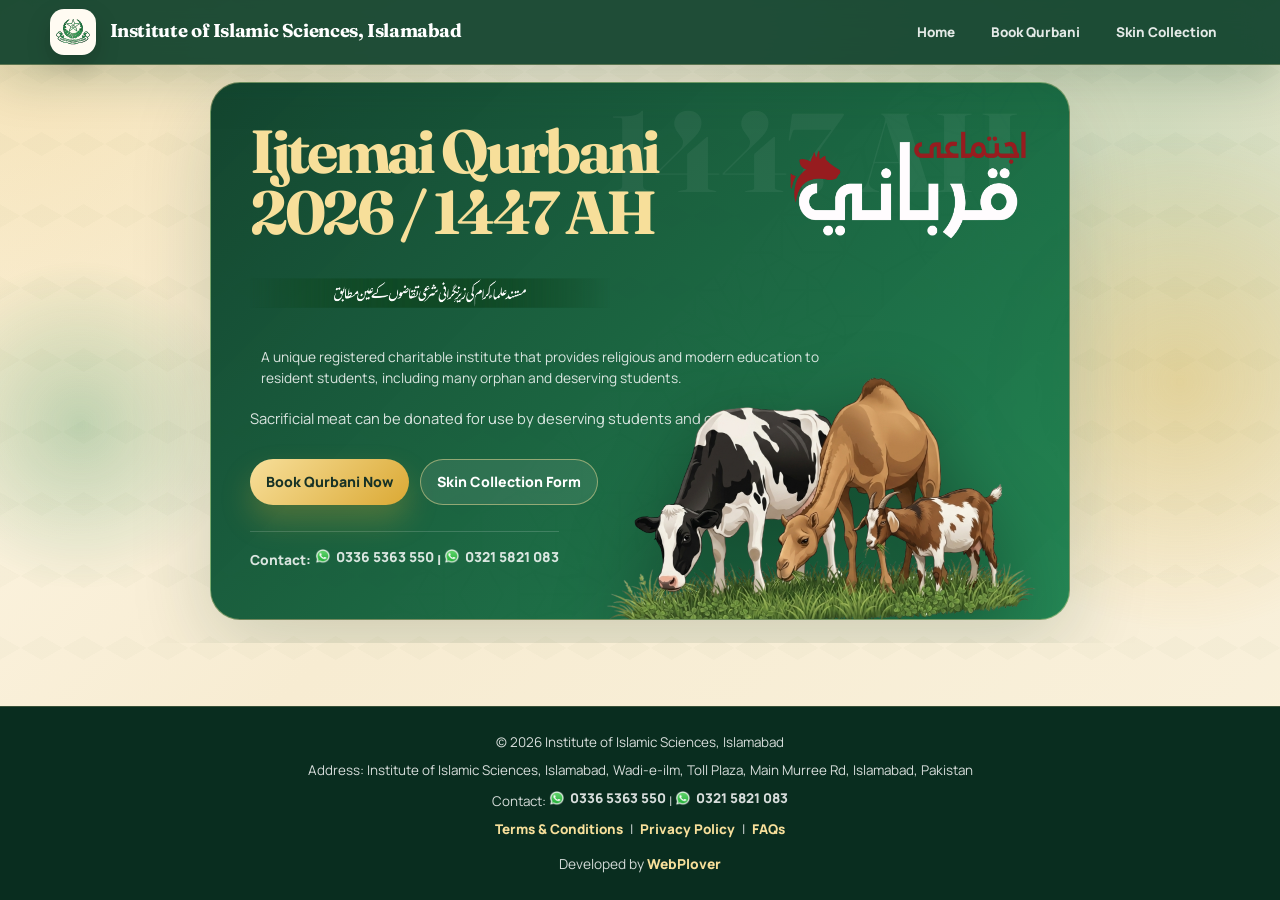
<file: index.html>
﻿<!DOCTYPE html>
<html lang="en">
<head>
    <meta charset="UTF-8">
    <meta name="viewport" content="width=device-width, initial-scale=1.0">
    <title>Institute of Islamic Sciences, Islamabad — Online Qurbani 2026 / 1447 AH</title>
    <link rel="stylesheet" href="styles.css">
</head>
<body>
    <header>
        <div class="container">
            <div class="logo">
                <img src="image/logo.svg" alt="Institute Logo">
                <h1>Institute of Islamic Sciences, Islamabad</h1>
            </div>
            <nav>
                <a href="index.html">Home</a>
                <a href="order.html">Book Qurbani</a>
                <a href="skin.html">Skin Collection</a>
            </nav>
        </div>
    </header>

    <main>
        <section class="hero">
            <div class="hero-content">
                <div class="hero-title-row">
                    <h2>Ijtemai Qurbani 2026 / 1447 AH</h2>
                    <img src="image/ijetemai qurbani logo.png" alt="Ijtemai Qurbani" class="ijtimai-qurbani-title">
                </div>
                <img src="image/مستند علماء کے زیر اہتمام.png" alt="مستند علماء کے زیر اہتمام" class="supervised-title">
                <p>A unique registered charitable institute that provides religious and modern education to resident students, including many orphan and deserving students.</p>
                <p>Sacrificial meat can be donated for use by deserving students and others.</p>
                <div class="cta-buttons">
                    <a href="order.html" class="btn primary">Book Qurbani Now</a>
                    <a href="skin.html" class="btn secondary">Skin Collection Form</a>
                </div>
                <div class="hero-image-wrap">
                    <img src="image/home img.png" alt="Qurbani illustration" class="cow-illustration">
                </div>
                <div class="contact">
                    <p>Contact: <a class="whatsapp-contact" href="https://wa.me/923365363550" target="_blank" rel="noopener"><span class="whatsapp-icon" aria-hidden="true"></span>0336 5363 550</a> | <a class="whatsapp-contact" href="https://wa.me/923215821083" target="_blank" rel="noopener"><span class="whatsapp-icon" aria-hidden="true"></span>0321 5821 083</a></p>
                </div>
            </div>
        </section>
    </main>

    <footer>
        <div class="container">
            <p>&copy; 2026 Institute of Islamic Sciences, Islamabad</p>
            <p>Address: Institute of Islamic Sciences, Islamabad, Wadi-e-ilm, Toll Plaza, Main Murree Rd, Islamabad, Pakistan</p>
            <p>Contact: <a class="whatsapp-contact" href="https://wa.me/923365363550" target="_blank" rel="noopener"><span class="whatsapp-icon" aria-hidden="true"></span>0336 5363 550</a> | <a class="whatsapp-contact" href="https://wa.me/923215821083" target="_blank" rel="noopener"><span class="whatsapp-icon" aria-hidden="true"></span>0321 5821 083</a></p>
            <span class="footer-links"><a href="terms.html">Terms & Conditions</a> | <a href="privacy.html">Privacy Policy</a> | <a href="faq.html">FAQs</a></span>
            <p class="webplover-credit">Developed by <a href="https://webplover.com" target="_blank" rel="noopener">WebPlover</a></p>
        </div>
    </footer>

    <script src="script.js"></script>
</body>
</html>
</file>
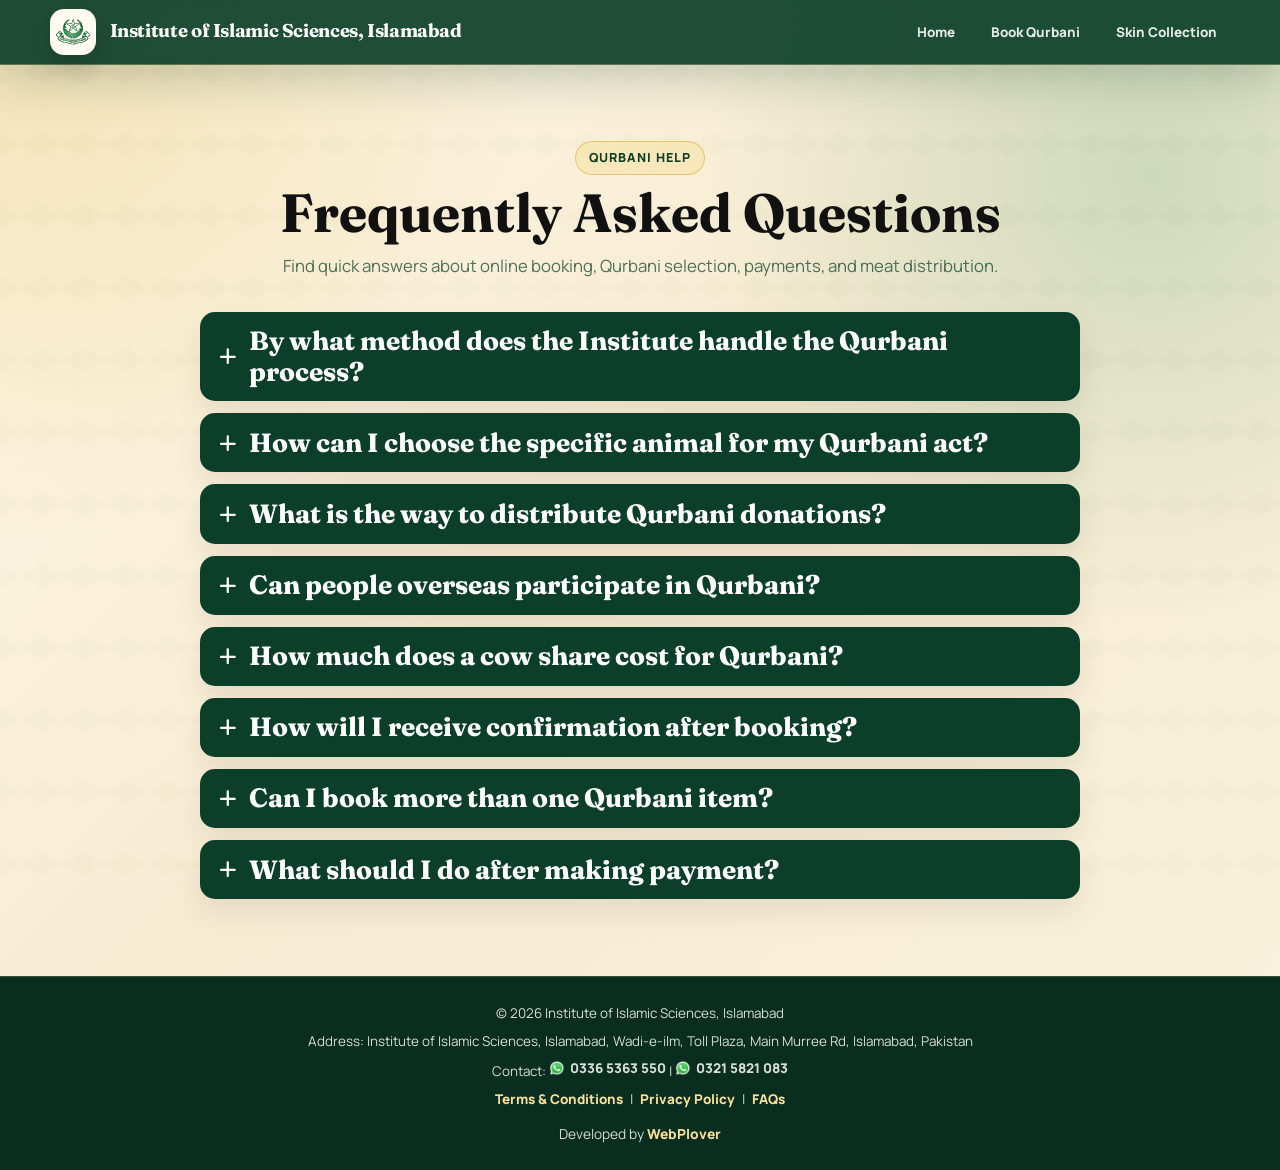
<file: faq.html>
﻿<!DOCTYPE html>
<html lang="en">
<head>
    <meta charset="UTF-8">
    <meta name="viewport" content="width=device-width, initial-scale=1.0">
    <title>Frequently Asked Questions - Institute of Islamic Sciences, Islamabad</title>
    <link rel="stylesheet" href="styles.css">
</head>
<body class="page-background">
    <header>
        <div class="container">
            <div class="logo">
                <img src="image/logo.svg" alt="Institute Logo">
                <h1>Institute of Islamic Sciences, Islamabad</h1>
            </div>
            <nav>
                <a href="index.html">Home</a>
                <a href="order.html">Book Qurbani</a>
                <a href="skin.html">Skin Collection</a>
            </nav>
        </div>
    </header>

    <main>
        <section class="faq-section container">
            <div class="faq-heading">
                <span>Qurbani Help</span>
                <h2>Frequently Asked Questions</h2>
                <p>Find quick answers about online booking, Qurbani selection, payments, and meat distribution.</p>
            </div>

            <div class="faq-list">
                <details class="faq-item">
                    <summary>By what method does the Institute handle the Qurbani process?</summary>
                    <p>The Institute arranges Qurbani through trusted supervision, records each booking, completes the sacrifice according to Islamic requirements, and manages the meat according to the option selected by the donor.</p>
                </details>

                <details class="faq-item">
                    <summary>How can I choose the specific animal for my Qurbani act?</summary>
                    <p>You can choose from the available packages on the booking form, such as Cow Per Share, Full Cow, or Goat. The Institute then manages the arrangement according to your selected package.</p>
                </details>

                <details class="faq-item">
                    <summary>What is the way to distribute Qurbani donations?</summary>
                    <p>If you select Waqf or donation, the sacrificial meat is used for resident students of the Institute and other needy or deserving people.</p>
                </details>

                <details class="faq-item">
                    <summary>Can people overseas participate in Qurbani?</summary>
                    <p>Yes. Overseas participants can book online, review the amount in available currencies, and share their payment receipt through WhatsApp for confirmation.</p>
                </details>

                <details class="faq-item">
                    <summary>How much does a cow share cost for Qurbani?</summary>
                    <p>Cow Per Share pricing depends on the selected option. Waqf bookings can select PKR 30,000 or PKR 35,000, while Collection bookings are priced at PKR 35,000.</p>
                </details>

                <details class="faq-item">
                    <summary>How will I receive confirmation after booking?</summary>
                    <p>After submitting your booking, you will receive a tracking token. Your booking is confirmed after the Institute receives your payment receipt and verifies the details.</p>
                </details>

                <details class="faq-item">
                    <summary>Can I book more than one Qurbani item?</summary>
                    <p>Yes. Use the “Choose Another Animal” option during booking to add multiple Qurbani items before submitting your final order.</p>
                </details>

                <details class="faq-item">
                    <summary>What should I do after making payment?</summary>
                    <p>After transferring the amount, share your payment receipt on WhatsApp using the link shown on the token page so the Institute can confirm your booking.</p>
                </details>
            </div>
        </section>
    </main>

    <footer>
        <div class="container">
            <p>&copy; 2026 Institute of Islamic Sciences, Islamabad</p>
            <p>Address: Institute of Islamic Sciences, Islamabad, Wadi-e-ilm, Toll Plaza, Main Murree Rd, Islamabad, Pakistan</p>
            <p>Contact: <a class="whatsapp-contact" href="https://wa.me/923365363550" target="_blank" rel="noopener"><span class="whatsapp-icon" aria-hidden="true"></span>0336 5363 550</a> | <a class="whatsapp-contact" href="https://wa.me/923215821083" target="_blank" rel="noopener"><span class="whatsapp-icon" aria-hidden="true"></span>0321 5821 083</a></p>
            <span class="footer-links"><a href="terms.html">Terms & Conditions</a> | <a href="privacy.html">Privacy Policy</a> | <a href="faq.html">FAQs</a></span>
            <p class="webplover-credit">Developed by <a href="https://webplover.com" target="_blank" rel="noopener">WebPlover</a></p>
        </div>
    </footer>

    <script src="script.js"></script>
</body>
</html>
</file>
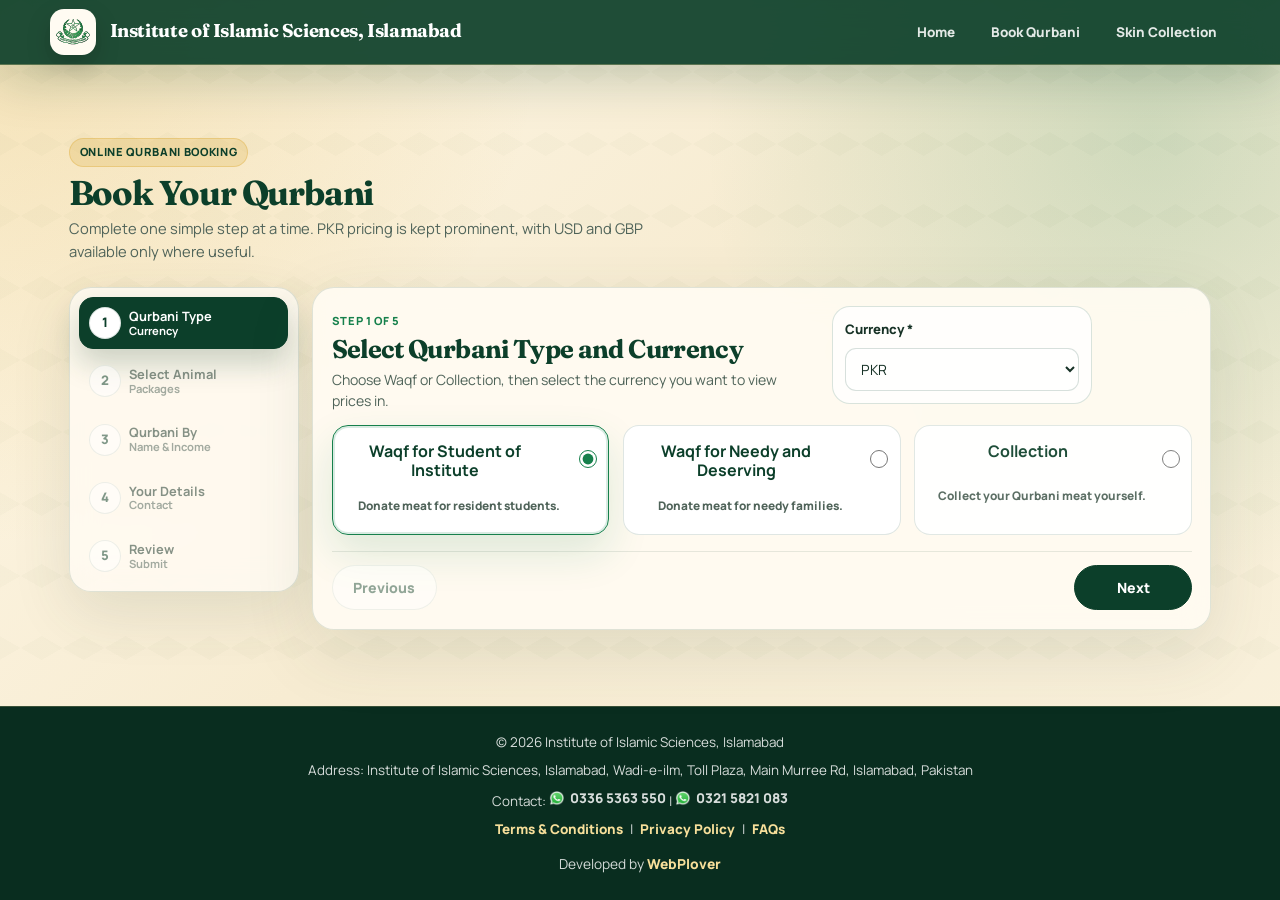
<file: order.html>
﻿<!DOCTYPE html>
<html lang="en">
<head>
    <meta charset="UTF-8">
    <meta name="viewport" content="width=device-width, initial-scale=1.0">
    <title>Qurbani Order Form - Institute of Islamic Sciences, Islamabad</title>
    <link rel="stylesheet" href="styles.css">
</head>
<body class="page-background qurbani-wizard-page">
    <header>
        <div class="container">
            <div class="logo">
                <img src="image/logo.svg" alt="Institute Logo">
                <h1>Institute of Islamic Sciences, Islamabad</h1>
            </div>
            <nav>
                <a href="index.html">Home</a>
                <a href="order.html">Book Qurbani</a>
                <a href="skin.html">Skin Collection</a>
            </nav>
        </div>
    </header>

    <main>
        <section class="qurbani-wizard-hero">
            <div class="container">
                <span class="qurbani-kicker">Online Qurbani Booking</span>
                <h2>Book Your Qurbani</h2>
                <p>Complete one simple step at a time. PKR pricing is kept prominent, with USD and GBP available only where useful.</p>
            </div>
        </section>

        <section class="qurbani-wizard-shell container" aria-label="Qurbani booking wizard">
            <aside class="qurbani-stepper" aria-label="Booking steps">
                <button class="qurbani-step-nav is-active" type="button" data-step-target="0">
                    <span>1</span><strong>Qurbani Type</strong><small>Currency</small>
                </button>
                <button class="qurbani-step-nav" type="button" data-step-target="1" disabled>
                    <span>2</span><strong>Select Animal</strong><small>Packages</small>
                </button>
                <button class="qurbani-step-nav" type="button" data-step-target="2" disabled>
                    <span>3</span><strong>Qurbani By</strong><small>Name & Income</small>
                </button>
                <button class="qurbani-step-nav" type="button" data-step-target="3" disabled>
                    <span>4</span><strong>Your Details</strong><small>Contact</small>
                </button>
                <button class="qurbani-step-nav" type="button" data-step-target="4" disabled>
                    <span>5</span><strong>Review</strong><small>Submit</small>
                </button>
            </aside>

            <form class="qurbani-wizard" id="qurbani-wizard" novalidate>
                <div class="qurbani-alert" id="qurbani-alert" role="alert" aria-live="polite"></div>

                <section class="qurbani-wizard-step is-active" data-step="0" aria-labelledby="qurbani-step-1-title">
                    <div class="qurbani-step-heading qurbani-step-heading-with-currency">
                        <div>
                            <span>Step 1 of 5</span>
                            <h2 id="qurbani-step-1-title">Select Qurbani Type and Currency</h2>
                            <p>Choose Waqf or Collection, then select the currency you want to view prices in.</p>
                        </div>
                        <div class="qurbani-currency-card">
                            <label for="currency-select">Currency *</label>
                            <select id="currency-select" name="currency"><option value="pkr" selected>PKR</option><option value="usd">USD</option><option value="gbp">GBP</option></select>
                        </div>
                    </div>
                    <div class="qurbani-step-one-grid">
                        <div class="qurbani-step-one-top qurbani-step-one-sketch">
                            <label class="qurbani-choice-card qurbani-type-card qurbani-waqf-students-card">
                                <input type="radio" name="qurbaniType" value="waqf-students" checked>
                                <strong>Waqf for Student of Institute</strong>
                                <small>Donate meat for resident students.</small>
                            </label>
                            <label class="qurbani-choice-card qurbani-type-card qurbani-waqf-needy-card">
                                <input type="radio" name="qurbaniType" value="waqf-needy">
                                <strong>Waqf for Needy and Deserving</strong>
                                <small>Donate meat for needy families.</small>
                            </label>
                            <label class="qurbani-choice-card qurbani-type-card qurbani-secondary-choice qurbani-collection-card">
                                <input type="radio" name="qurbaniType" value="collection">
                                <strong>Collection</strong>
                                <small>Collect your Qurbani meat yourself.</small>
                            </label>
                        </div>
                        <div class="qurbani-step-one-detail">
                            <div class="qurbani-conditional-panel is-hidden" id="collection-options-panel">
                                <div class="qurbani-collection-info">
                                    <div>
                                        <strong>Collection Address</strong>
                                        <p>Institute of Islamic Sciences, Islamabad<br>Wadi-e-ilm, Toll Plaza, Main Murree Rd, Islamabad, Pakistan</p>
                                        <a class="qurbani-location-btn" href="https://maps.app.goo.gl/HCaugQKfsREoEcRg7" target="_blank" rel="noopener">View Collection Location</a>
                                    </div>
                                    <iframe class="qurbani-map-frame" title="Institute of Islamic Sciences collection location" src="https://www.google.com/maps?q=Institute%20of%20Islamic%20Sciences%20Islamabad%20Wadi-e-ilm%20Toll%20Plaza%20Main%20Murree%20Rd%20Islamabad%20Pakistan&output=embed" loading="lazy" referrerpolicy="no-referrer-when-downgrade"></iframe>
                                </div>
                            </div>
                        </div>
                    </div>
                </section>

                <section class="qurbani-wizard-step" data-step="1" aria-labelledby="qurbani-step-2-title">
                    <div class="qurbani-step-heading">
                        <span>Step 2 of 5</span>
                        <h2 id="qurbani-step-2-title">Select Animal / Package</h2>
                        <p>Select one or more packages. Quantity controls appear under each selected package.</p>
                    </div>
                    <div class="qurbani-package-grid qurbani-multi-package-grid" id="package-options-grid"></div>
                    <div class="qurbani-package-total-card" id="package-selection-total">No packages selected yet.</div>
                </section>

                <section class="qurbani-wizard-step" data-step="2" aria-labelledby="qurbani-step-3-title">
                    <div class="qurbani-step-heading">
                        <span>Step 3 of 5</span>
                        <h2 id="qurbani-step-3-title">Qurbani By</h2>
                        <p>Enter Qurbani By and Income Source separately for each selected Qurbani.</p>
                    </div>
                    <div class="qurbani-added-items" id="added-items-panel">
                        <h3>Your Order Summary</h3>
                        <div id="added-items-list"></div>
                    </div>
                </section>

                <section class="qurbani-wizard-step" data-step="3" aria-labelledby="qurbani-step-4-title">
                    <div class="qurbani-step-heading">
                        <span>Step 4 of 5</span>
                        <h2 id="qurbani-step-4-title">Personal Details</h2>
                        <p>Provide your contact information so the Institute can confirm your booking.</p>
                    </div>
                    <div class="qurbani-details-grid">
                        <div class="qurbani-field"><label for="full-name">Full Name *</label><input type="text" id="full-name" name="fullName" autocomplete="name"></div>
                        <div class="qurbani-field"><label for="contact-number">Contact Number *</label><input type="number" id="contact-number" name="contactNumber" min="100000000" max="99999999999999" autocomplete="tel"></div>
                        <div class="qurbani-field"><label for="other-contact">Other Contact Number</label><input type="number" id="other-contact" name="otherContact" min="100000000" max="99999999999999" autocomplete="tel"></div>
                        <div class="qurbani-field"><label for="country">Country *</label><input type="text" id="country" name="country" value="Pakistan" list="country-options" autocomplete="country-name"><datalist id="country-options"><option value="Pakistan"><option value="Afghanistan"><option value="Australia"><option value="Bahrain"><option value="Bangladesh"><option value="Canada"><option value="China"><option value="France"><option value="Germany"><option value="India"><option value="Indonesia"><option value="Italy"><option value="Kuwait"><option value="Malaysia"><option value="Oman"><option value="Qatar"><option value="Saudi Arabia"><option value="Turkey"><option value="United Arab Emirates"><option value="United Kingdom"><option value="United States"></datalist></div>
                        <div class="qurbani-field qurbani-wide"><label for="address">Address</label><textarea id="address" name="address" rows="4" autocomplete="street-address"></textarea></div>
                    </div>
                </section>

                <section class="qurbani-wizard-step" data-step="4" aria-labelledby="qurbani-step-5-title">
                    <div class="qurbani-step-heading">
                        <span>Step 5 of 5</span>
                        <h2 id="qurbani-step-5-title">Order Summary & Submit</h2>
                        <p>Review everything carefully. Submit only when the details are correct.</p>
                    </div>
                    <div class="qurbani-summary-card" id="order-summary"></div>
                </section>

                <div class="qurbani-alert qurbani-alert-bottom" id="qurbani-alert-bottom" role="alert" aria-live="polite"></div>

                <div class="qurbani-wizard-actions">
                    <button type="button" class="qurbani-prev-btn" id="prev-step">Previous</button>
                    <button type="button" class="qurbani-next-btn" id="next-step">Next</button>
                    <button type="submit" id="submit-order-btn" class="qurbani-submit-btn">Submit Qurbani Order</button>
                </div>
            </form>
        </section>
    </main>

    <footer>
        <div class="container">
            <p>&copy; 2026 Institute of Islamic Sciences, Islamabad</p>
            <p>Address: Institute of Islamic Sciences, Islamabad, Wadi-e-ilm, Toll Plaza, Main Murree Rd, Islamabad, Pakistan</p>
            <p>Contact: <a class="whatsapp-contact" href="https://wa.me/923365363550" target="_blank" rel="noopener"><span class="whatsapp-icon" aria-hidden="true"></span>0336 5363 550</a> | <a class="whatsapp-contact" href="https://wa.me/923215821083" target="_blank" rel="noopener"><span class="whatsapp-icon" aria-hidden="true"></span>0321 5821 083</a></p>
            <span class="footer-links"><a href="terms.html">Terms & Conditions</a> | <a href="privacy.html">Privacy Policy</a> | <a href="faq.html">FAQs</a></span>
            <p class="webplover-credit">Developed by <a href="https://webplover.com" target="_blank" rel="noopener">WebPlover</a></p>
        </div>
    </footer>

    <script src="script.js"></script>
</body>
</html>
</file>
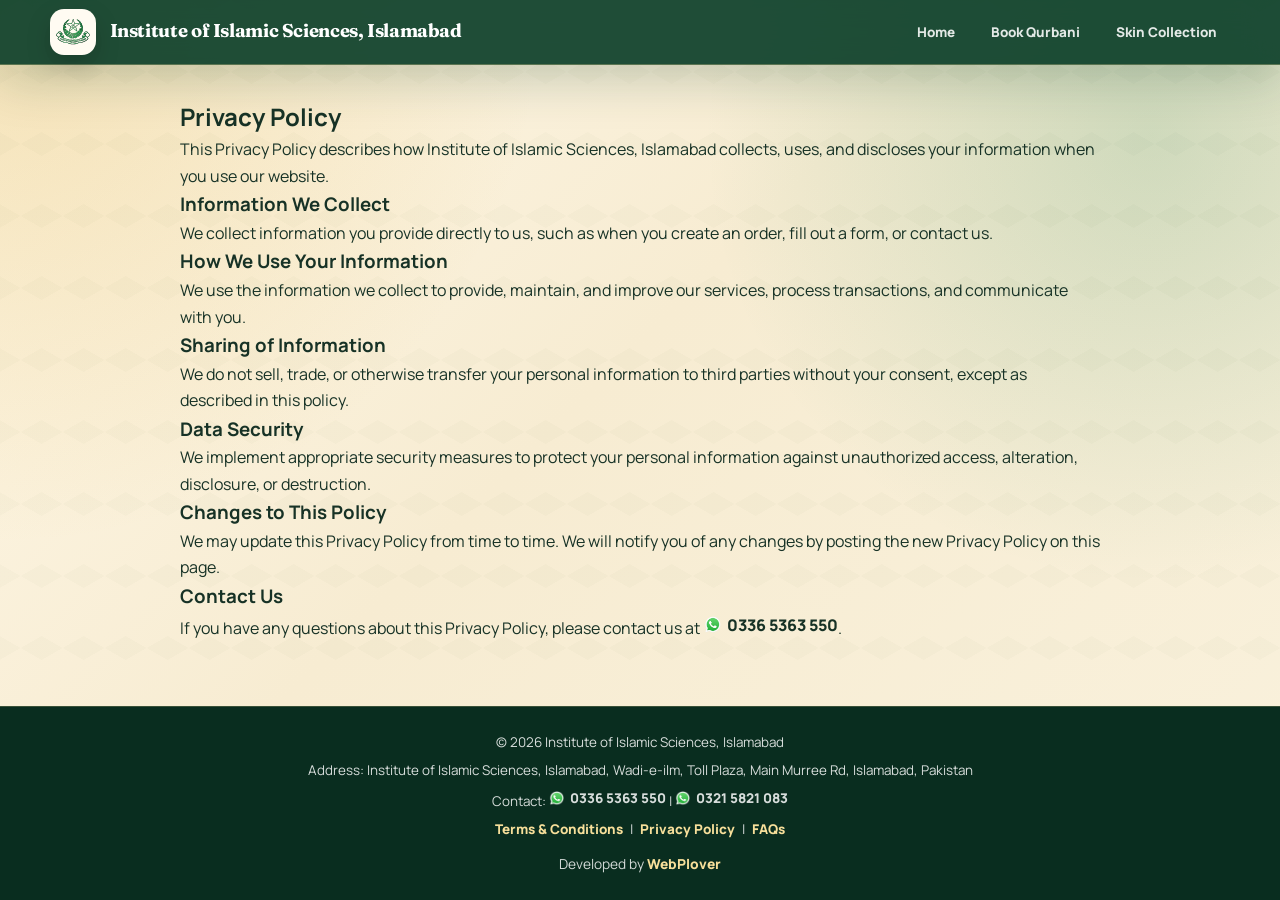
<file: privacy.html>
﻿<!DOCTYPE html>
<html lang="en">
<head>
    <meta charset="UTF-8">
    <meta name="viewport" content="width=device-width, initial-scale=1.0">
    <title>Privacy Policy - Institute of Islamic Sciences, Islamabad</title>
    <link rel="stylesheet" href="styles.css">
</head>
<body>
    <header>
        <div class="container">
            <div class="logo">
                <img src="image/logo.svg" alt="Institute Logo">
                <h1>Institute of Islamic Sciences, Islamabad</h1>
            </div>
            <nav>
                <a href="index.html">Home</a>
                <a href="order.html">Book Qurbani</a>
                <a href="skin.html">Skin Collection</a>
            </nav>
        </div>
    </header>

    <main>
        <section class="form-section">
            <h2>Privacy Policy</h2>
            <p>This Privacy Policy describes how Institute of Islamic Sciences, Islamabad collects, uses, and discloses your information when you use our website.</p>
            <h3>Information We Collect</h3>
            <p>We collect information you provide directly to us, such as when you create an order, fill out a form, or contact us.</p>
            <h3>How We Use Your Information</h3>
            <p>We use the information we collect to provide, maintain, and improve our services, process transactions, and communicate with you.</p>
            <h3>Sharing of Information</h3>
            <p>We do not sell, trade, or otherwise transfer your personal information to third parties without your consent, except as described in this policy.</p>
            <h3>Data Security</h3>
            <p>We implement appropriate security measures to protect your personal information against unauthorized access, alteration, disclosure, or destruction.</p>
            <h3>Changes to This Policy</h3>
            <p>We may update this Privacy Policy from time to time. We will notify you of any changes by posting the new Privacy Policy on this page.</p>
            <h3>Contact Us</h3>
            <p>If you have any questions about this Privacy Policy, please contact us at <a class="whatsapp-contact" href="https://wa.me/923365363550" target="_blank" rel="noopener"><span class="whatsapp-icon" aria-hidden="true"></span>0336 5363 550</a>.</p>
        </section>
    </main>

    <footer>
        <div class="container">
            <p>&copy; 2026 Institute of Islamic Sciences, Islamabad</p>
            <p>Address: Institute of Islamic Sciences, Islamabad, Wadi-e-ilm, Toll Plaza, Main Murree Rd, Islamabad, Pakistan</p>
            <p>Contact: <a class="whatsapp-contact" href="https://wa.me/923365363550" target="_blank" rel="noopener"><span class="whatsapp-icon" aria-hidden="true"></span>0336 5363 550</a> | <a class="whatsapp-contact" href="https://wa.me/923215821083" target="_blank" rel="noopener"><span class="whatsapp-icon" aria-hidden="true"></span>0321 5821 083</a></p>
            <span class="footer-links"><a href="terms.html">Terms & Conditions</a> | <a href="privacy.html">Privacy Policy</a> | <a href="faq.html">FAQs</a></span>
            <p class="webplover-credit">Developed by <a href="https://webplover.com" target="_blank" rel="noopener">WebPlover</a></p>
        </div>
    </footer>

    <script src="script.js"></script>
</body>
</html>
</file>
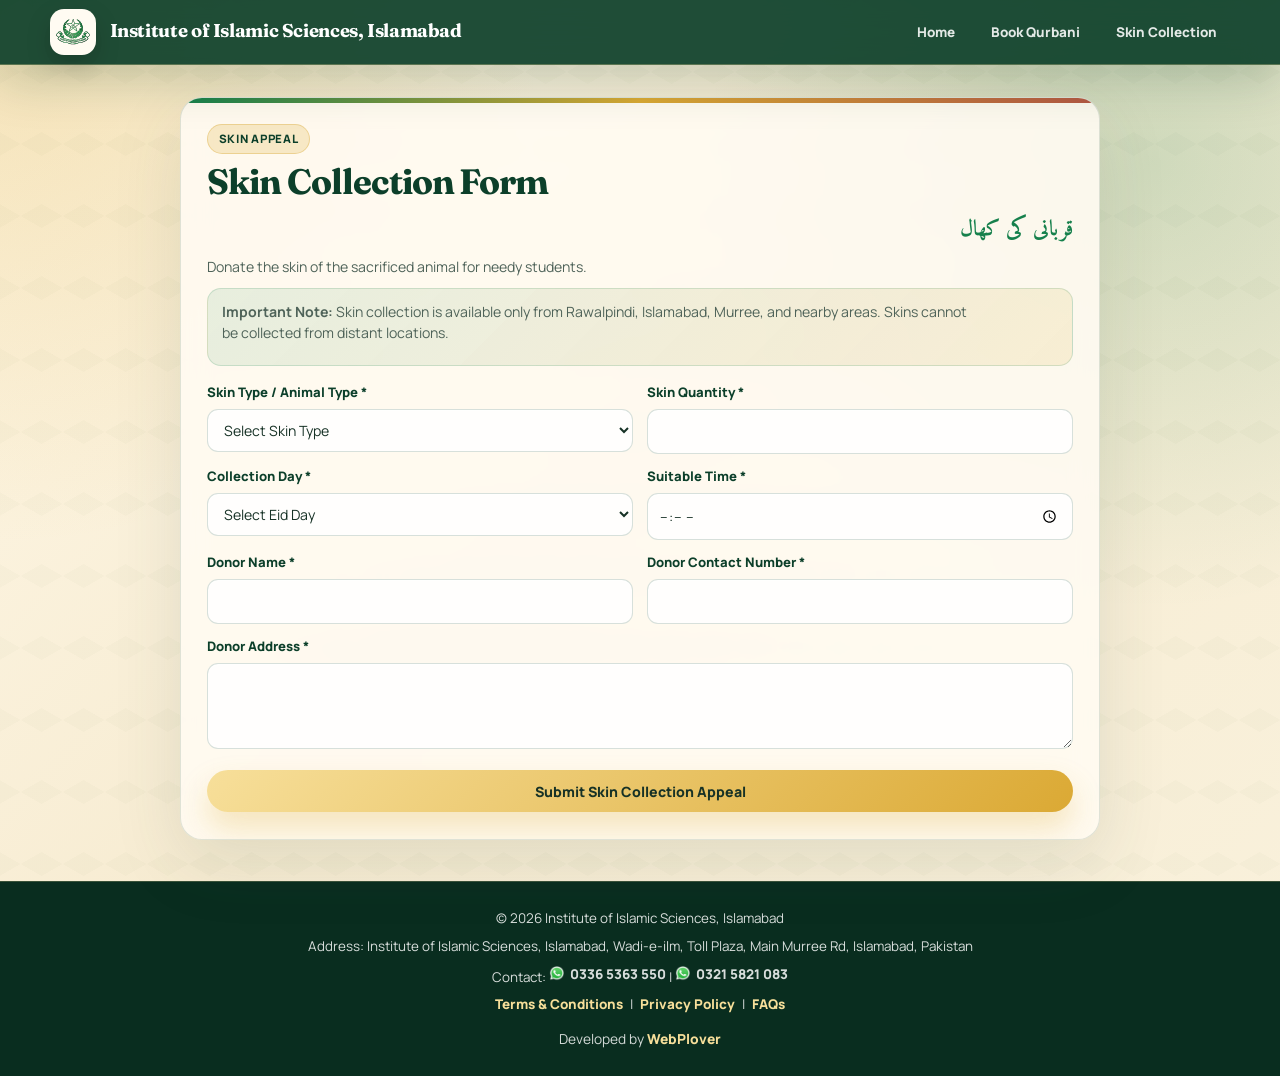
<file: skin.html>
﻿<!DOCTYPE html>
<html lang="en">
<head>
    <meta charset="UTF-8">
    <meta name="viewport" content="width=device-width, initial-scale=1.0">
    <title>Skin Collection Form - Institute of Islamic Sciences, Islamabad</title>
    <link rel="stylesheet" href="styles.css">
</head>
<body class="page-background">
    <header>
        <div class="container">
            <div class="logo">
                <img src="image/logo.svg" alt="Institute Logo">
                <h1>Institute of Islamic Sciences, Islamabad</h1>
            </div>
            <nav>
                <a href="index.html">Home</a>
                <a href="order.html">Book Qurbani</a>
                <a href="skin.html">Skin Collection</a>
            </nav>
        </div>
    </header>

    <main>
        <section class="form-section">
            <div class="step-card">
                <span class="step-label">Skin Appeal</span>
                <h2>Skin Collection Form</h2>
                <h3 lang="ur" dir="rtl">قربانی کی کھال</h3>
                <p>Donate the skin of the sacrificed animal for needy students.</p>
                <div class="highlight-box">
                    <p><strong>Important Note:</strong> Skin collection is available only from Rawalpindi, Islamabad, Murree, and nearby areas. Skins cannot be collected from distant locations.</p>
                </div>

                <form id="skin-form">
                <div class="form-group">
                    <label for="skin-type">Skin Type / Animal Type *</label>
                    <select id="skin-type" required>
                        <option value="">Select Skin Type</option>
                        <option value="Cow">Cow</option>
                        <option value="Goat">Goat</option>
                        <option value="Camel">Camel</option>
                    </select>
                </div>

                <div class="form-group">
                    <label for="skin-quantity">Skin Quantity *</label>
                    <input type="number" id="skin-quantity" min="1" required>
                </div>

                <div class="form-group">
                    <label for="collection-day">Collection Day *</label>
                    <select id="collection-day" required><option value="">Select Eid Day</option><option value="Eid Day 1">Eid Day 1</option><option value="Eid Day 2">Eid Day 2</option><option value="Eid Day 3">Eid Day 3</option></select>
                </div>

                <div class="form-group">
                    <label for="suitable-time">Suitable Time *</label>
                    <input type="time" id="suitable-time" required>
                </div>

                <div class="form-group">
                    <label for="donor-name">Donor Name *</label>
                    <input type="text" id="donor-name" required>
                </div>

                <div class="form-group">
                    <label for="donor-contact">Donor Contact Number *</label>
                    <input type="number" id="donor-contact" min="100000000" max="99999999999999" required>
                </div>

                <div class="form-group">
                    <label for="donor-address">Donor Address *</label>
                    <textarea id="donor-address" required></textarea>
                </div>

                <button type="button" id="submit-skin-btn" class="btn-submit">Submit Skin Collection Appeal</button>
            </form>
            </div>
        </section>
    </main>

    <footer>
        <div class="container">
            <p>&copy; 2026 Institute of Islamic Sciences, Islamabad</p>
            <p>Address: Institute of Islamic Sciences, Islamabad, Wadi-e-ilm, Toll Plaza, Main Murree Rd, Islamabad, Pakistan</p>
            <p>Contact: <a class="whatsapp-contact" href="https://wa.me/923365363550" target="_blank" rel="noopener"><span class="whatsapp-icon" aria-hidden="true"></span>0336 5363 550</a> | <a class="whatsapp-contact" href="https://wa.me/923215821083" target="_blank" rel="noopener"><span class="whatsapp-icon" aria-hidden="true"></span>0321 5821 083</a></p>
            <span class="footer-links"><a href="terms.html">Terms & Conditions</a> | <a href="privacy.html">Privacy Policy</a> | <a href="faq.html">FAQs</a></span>
            <p class="webplover-credit">Developed by <a href="https://webplover.com" target="_blank" rel="noopener">WebPlover</a></p>
        </div>
    </footer>

    <script src="script.js"></script>
</body>
</html>
</file>
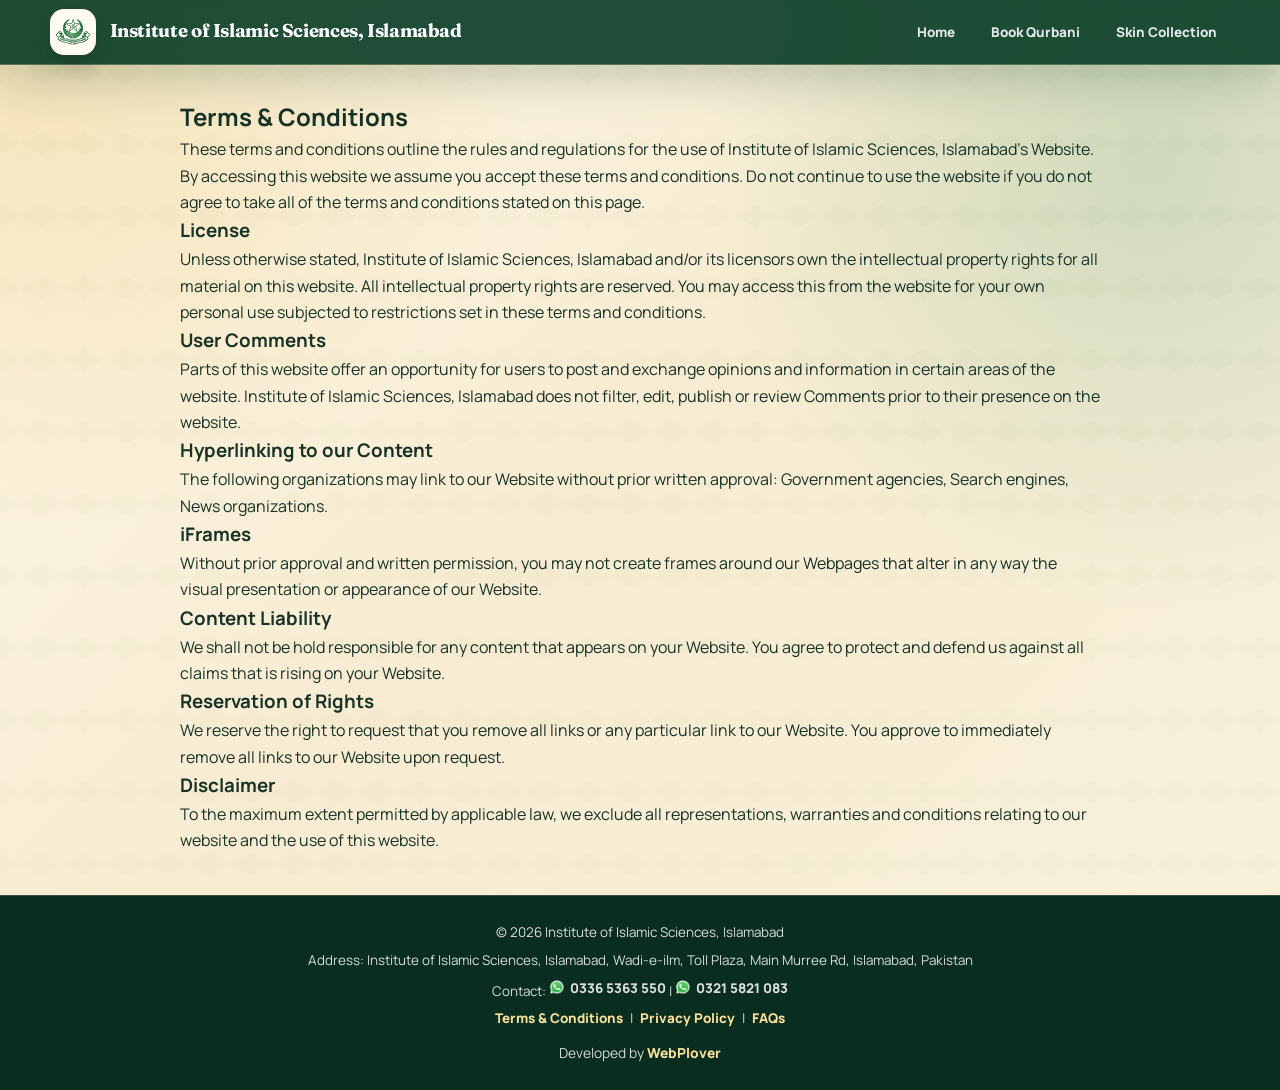
<file: terms.html>
﻿<!DOCTYPE html>
<html lang="en">
<head>
    <meta charset="UTF-8">
    <meta name="viewport" content="width=device-width, initial-scale=1.0">
    <title>Terms & Conditions - Institute of Islamic Sciences, Islamabad</title>
    <link rel="stylesheet" href="styles.css">
</head>
<body>
    <header>
        <div class="container">
            <div class="logo">
                <img src="image/logo.svg" alt="Institute Logo">
                <h1>Institute of Islamic Sciences, Islamabad</h1>
            </div>
            <nav>
                <a href="index.html">Home</a>
                <a href="order.html">Book Qurbani</a>
                <a href="skin.html">Skin Collection</a>
            </nav>
        </div>
    </header>

    <main>
        <section class="form-section">
            <h2>Terms & Conditions</h2>
            <p>These terms and conditions outline the rules and regulations for the use of Institute of Islamic Sciences, Islamabad's Website.</p>
            <p>By accessing this website we assume you accept these terms and conditions. Do not continue to use the website if you do not agree to take all of the terms and conditions stated on this page.</p>
            <h3>License</h3>
            <p>Unless otherwise stated, Institute of Islamic Sciences, Islamabad and/or its licensors own the intellectual property rights for all material on this website. All intellectual property rights are reserved. You may access this from the website for your own personal use subjected to restrictions set in these terms and conditions.</p>
            <h3>User Comments</h3>
            <p>Parts of this website offer an opportunity for users to post and exchange opinions and information in certain areas of the website. Institute of Islamic Sciences, Islamabad does not filter, edit, publish or review Comments prior to their presence on the website.</p>
            <h3>Hyperlinking to our Content</h3>
            <p>The following organizations may link to our Website without prior written approval: Government agencies, Search engines, News organizations.</p>
            <h3>iFrames</h3>
            <p>Without prior approval and written permission, you may not create frames around our Webpages that alter in any way the visual presentation or appearance of our Website.</p>
            <h3>Content Liability</h3>
            <p>We shall not be hold responsible for any content that appears on your Website. You agree to protect and defend us against all claims that is rising on your Website.</p>
            <h3>Reservation of Rights</h3>
            <p>We reserve the right to request that you remove all links or any particular link to our Website. You approve to immediately remove all links to our Website upon request.</p>
            <h3>Disclaimer</h3>
            <p>To the maximum extent permitted by applicable law, we exclude all representations, warranties and conditions relating to our website and the use of this website.</p>
        </section>
    </main>

    <footer>
        <div class="container">
            <p>&copy; 2026 Institute of Islamic Sciences, Islamabad</p>
            <p>Address: Institute of Islamic Sciences, Islamabad, Wadi-e-ilm, Toll Plaza, Main Murree Rd, Islamabad, Pakistan</p>
            <p>Contact: <a class="whatsapp-contact" href="https://wa.me/923365363550" target="_blank" rel="noopener"><span class="whatsapp-icon" aria-hidden="true"></span>0336 5363 550</a> | <a class="whatsapp-contact" href="https://wa.me/923215821083" target="_blank" rel="noopener"><span class="whatsapp-icon" aria-hidden="true"></span>0321 5821 083</a></p>
            <span class="footer-links"><a href="terms.html">Terms & Conditions</a> | <a href="privacy.html">Privacy Policy</a> | <a href="faq.html">FAQs</a></span>
            <p class="webplover-credit">Developed by <a href="https://webplover.com" target="_blank" rel="noopener">WebPlover</a></p>
        </div>
    </footer>

    <script src="script.js"></script>
</body>
</html>
</file>
<file: styles.css>
﻿@import url('https://fonts.googleapis.com/css2?family=Amiri:wght@400;700&family=Fraunces:opsz,wght@9..144,600;9..144,750&family=Manrope:wght@400;500;700;800&display=swap');

:root {
    --ink: #173226;
    --ink-soft: #4f6359;
    --deep: #0c3f2a;
    --green: #16804c;
    --green-bright: #24a867;
    --gold: #dba934;
    --gold-soft: #f7df9a;
    --cream: #fff5df;
    --paper: #fffbf2;
    --white: #ffffff;
    --rose: #b45743;
    --shadow: 0 24px 80px rgba(16, 59, 38, 0.18);
    --radius-lg: 30px;
    --radius-md: 18px;
    --radius-sm: 12px;
}

* { margin: 0; padding: 0; box-sizing: border-box; }
html { scroll-behavior: smooth; }

body {
    min-height: 100vh;
    font-family: 'Manrope', sans-serif;
    line-height: 1.65;
    color: var(--ink);
    background:
        radial-gradient(circle at top left, rgba(219, 169, 52, 0.28), transparent 34rem),
        radial-gradient(circle at 90% 15%, rgba(22, 128, 76, 0.18), transparent 28rem),
        linear-gradient(135deg, #fff8e8 0%, #f7ecd2 45%, #f9f1dc 100%);
}

body::before {
    content: "";
    position: fixed;
    inset: 0;
    z-index: -1;
    opacity: 0.22;
    background-image:
        linear-gradient(30deg, rgba(12, 63, 42, 0.08) 12%, transparent 12.5%, transparent 87%, rgba(12, 63, 42, 0.08) 87.5%, rgba(12, 63, 42, 0.08)),
        linear-gradient(150deg, rgba(12, 63, 42, 0.08) 12%, transparent 12.5%, transparent 87%, rgba(12, 63, 42, 0.08) 87.5%, rgba(12, 63, 42, 0.08));
    background-size: 42px 72px;
}

.page-background { background-color: var(--cream); }
.container { width: min(1180px, calc(100% - 40px)); margin: 0 auto; }

header {
    position: sticky;
    top: 0;
    z-index: 20;
    color: var(--white);
    padding: 0.9rem 0;
    background: rgba(12, 63, 42, 0.92);
    border-bottom: 1px solid rgba(247, 223, 154, 0.28);
    box-shadow: 0 14px 50px rgba(12, 63, 42, 0.22);
    backdrop-filter: blur(16px);
}

header .container { display: flex; align-items: center; justify-content: space-between; gap: 1.5rem; }
.logo { display: flex; align-items: center; gap: 0.85rem; }
.logo img { width: 58px; height: 58px; padding: 0.35rem; background: var(--paper); border-radius: 18px; box-shadow: 0 10px 24px rgba(0, 0, 0, 0.18); }
.logo h1 { max-width: 440px; font-family: 'Fraunces', serif; font-size: clamp(1.05rem, 1.8vw, 1.55rem); line-height: 1.15; letter-spacing: -0.02em; }
nav { display: flex; flex-wrap: wrap; justify-content: flex-end; gap: 0.55rem; }
nav a { color: rgba(255, 255, 255, 0.88); text-decoration: none; padding: 0.7rem 1rem; border: 1px solid transparent; border-radius: 999px; font-weight: 800; font-size: 0.92rem; transition: transform 0.2s ease, background-color 0.2s ease, border-color 0.2s ease; }
nav a:hover { color: var(--white); background: rgba(255, 255, 255, 0.12); border-color: rgba(247, 223, 154, 0.34); transform: translateY(-2px); }

.hero { position: relative; overflow: hidden; min-height: calc(100vh - 86px); display: grid; place-items: center; padding: 5rem 1.25rem 6rem; }
.hero::before, .hero::after { content: ""; position: absolute; border-radius: 999px; filter: blur(2px); }
.hero::before { width: 520px; height: 520px; right: -160px; top: 10%; background: radial-gradient(circle, rgba(219, 169, 52, 0.32), transparent 68%); }
.hero::after { width: 340px; height: 340px; left: -90px; bottom: 3rem; background: radial-gradient(circle, rgba(22, 128, 76, 0.25), transparent 68%); }

.hero-content {
    position: relative;
    z-index: 1;
    width: min(980px, 100%);
    min-height: 580px;
    padding: clamp(2rem, 5vw, 4.5rem);
    overflow: hidden;
    text-align: left;
    color: var(--white);
    background: linear-gradient(135deg, rgba(12, 63, 42, 0.97), rgba(22, 128, 76, 0.94)), url('image/pattern-repeat-x-white-1.png');
    border: 1px solid rgba(247, 223, 154, 0.42);
    border-radius: 44px;
    box-shadow: var(--shadow);
    isolation: isolate;
    animation: riseIn 0.75s ease both;
}

.hero-content::before { content: "1447 AH"; position: absolute; right: clamp(1rem, 4vw, 3rem); top: 1.2rem; z-index: -1; font-family: 'Fraunces', serif; font-size: clamp(4rem, 14vw, 11rem); font-weight: 750; line-height: 1; color: rgba(255, 255, 255, 0.055); white-space: nowrap; }
.hero-content h2 { max-width: 690px; margin-bottom: 0.45rem; font-family: 'Fraunces', serif; font-size: clamp(2.7rem, 7vw, 6.6rem); line-height: 0.94; letter-spacing: -0.075em; color: var(--gold-soft); }
.ijtimai-qurbani-title { display: block; width: min(100%, 460px); margin: 0 0 1.3rem; }
.hero-content p { max-width: 610px; margin-bottom: 1rem; color: rgba(255, 255, 255, 0.84); font-size: clamp(1rem, 1.5vw, 1.17rem); }
.supervised-title { display: block; width: min(100%, 410px); margin: 0 0 1.2rem; }
.hero-image-wrap { position: absolute; right: clamp(-4rem, -3vw, -1.5rem); bottom: -1.5rem; width: min(42vw, 390px); pointer-events: none; filter: drop-shadow(0 24px 38px rgba(0, 0, 0, 0.35)); }
.cow-illustration { width: 100%; display: block; transform: rotate(-3deg); }

.cta-buttons { display: flex; flex-wrap: wrap; gap: 0.85rem; margin: 2rem 0 1.2rem; }
.btn, .btn-submit, .btn-download, .btn-print { appearance: none; display: inline-flex; align-items: center; justify-content: center; min-height: 50px; padding: 0.9rem 1.35rem; border: 0; border-radius: 999px; cursor: pointer; text-decoration: none; font-family: inherit; font-size: 0.96rem; font-weight: 900; transition: transform 0.2s ease, box-shadow 0.2s ease, background-color 0.2s ease, border-color 0.2s ease; }
.btn:hover, .btn-submit:hover, .btn-download:hover, .btn-print:hover { transform: translateY(-3px); }
.primary, .btn-submit, .btn-download { color: #173226; background: linear-gradient(135deg, var(--gold-soft), var(--gold)); box-shadow: 0 16px 30px rgba(219, 169, 52, 0.27); }
.primary:hover, .btn-submit:hover, .btn-download:hover { box-shadow: 0 20px 44px rgba(219, 169, 52, 0.36); }
.secondary, .btn-print { color: var(--white); background: rgba(255, 255, 255, 0.09); border: 1px solid rgba(247, 223, 154, 0.5); }
.secondary:hover, .btn-print:hover { background: rgba(255, 255, 255, 0.17); }
.contact { max-width: 580px; margin-top: 1.5rem; padding-top: 1.4rem; border-top: 1px solid rgba(255, 255, 255, 0.16); }
.contact p { margin: 0; font-weight: 800; }

.form-section, .token-section { width: min(1040px, calc(100% - 40px)); margin: 3rem auto 4rem; }
.form-section { padding: 0; background: transparent; }
.step-card, .token-section { position: relative; overflow: hidden; padding: clamp(1.4rem, 4vw, 2.6rem); margin-bottom: 1.8rem; background: rgba(255, 251, 242, 0.9); border: 1px solid rgba(12, 63, 42, 0.13); border-radius: var(--radius-lg); box-shadow: 0 22px 70px rgba(47, 78, 57, 0.12); backdrop-filter: blur(14px); }
.step-card::before, .token-section::before { content: ""; position: absolute; inset: 0 0 auto 0; height: 7px; background: linear-gradient(90deg, var(--green), var(--gold), var(--rose)); }
.step-label { display: inline-flex; margin-bottom: 1rem; padding: 0.4rem 0.85rem; color: var(--deep); background: rgba(219, 169, 52, 0.22); border: 1px solid rgba(219, 169, 52, 0.35); border-radius: 999px; font-size: 0.82rem; font-weight: 900; text-transform: uppercase; letter-spacing: 0.08em; }
.step-card h2, .token-section h2 { max-width: 760px; margin-bottom: 0.4rem; font-family: 'Fraunces', serif; font-size: clamp(2rem, 4vw, 3.5rem); line-height: 1; letter-spacing: -0.04em; color: var(--deep); }
.step-card h3, .token-section h3 { margin: 1.4rem 0 0.7rem; color: var(--green); font-family: 'Fraunces', serif; font-size: clamp(1.35rem, 2vw, 1.9rem); }
.step-card h3[lang], .step-card h3:not(:first-child) { font-family: 'Amiri', serif; }
.step-card p, .token-section p { max-width: 760px; margin-bottom: 1rem; color: var(--ink-soft); }
.highlight-box, #collection-note { padding: 1rem 1.15rem; margin: 1rem 0 1.6rem; color: #31493b; background: linear-gradient(135deg, rgba(22, 128, 76, 0.1), rgba(219, 169, 52, 0.14)); border: 1px solid rgba(22, 128, 76, 0.16); border-radius: var(--radius-md); }

form { display: grid; grid-template-columns: repeat(2, minmax(0, 1fr)); gap: 1rem 1.1rem; margin-top: 1.4rem; }
.form-group { margin: 0; }
.form-group:has(textarea), .form-group:has(#qurbani-by), #collection-note, #waqf-for-group { grid-column: 1 / -1; }
label { display: block; margin-bottom: 0.45rem; color: var(--deep); font-size: 0.88rem; font-weight: 900; }
input, select, textarea { width: 100%; min-height: 50px; padding: 0.82rem 0.95rem; color: var(--ink); background: rgba(255, 255, 255, 0.86); border: 1px solid rgba(12, 63, 42, 0.16); border-radius: var(--radius-sm); font: inherit; outline: none; box-shadow: inset 0 1px 0 rgba(255, 255, 255, 0.8); transition: border-color 0.2s ease, box-shadow 0.2s ease, background-color 0.2s ease; }
textarea { min-height: 110px; resize: vertical; }
input:focus, select:focus, textarea:focus { border-color: var(--green-bright); background: var(--white); box-shadow: 0 0 0 4px rgba(36, 168, 103, 0.14); }
input[readonly] { color: #426252; background: rgba(22, 128, 76, 0.08); border-style: dashed; }
.btn-submit { grid-column: 1 / -1; width: 100%; margin-top: 0.4rem; }
#add-item-btn { grid-column: 1 / -1; width: fit-content; }

.order-summary, #token-order-summary { width: 100%; margin-top: 1.7rem; overflow-x: auto; border-radius: var(--radius-md); }
.order-summary p { padding: 1.2rem; background: rgba(12, 63, 42, 0.06); border-radius: var(--radius-md); }
table { width: 100%; min-width: 780px; border-collapse: collapse; overflow: hidden; background: var(--white); border: 1px solid rgba(12, 63, 42, 0.1); border-radius: var(--radius-md); }
th, td { padding: 0.92rem; text-align: left; border-bottom: 1px solid rgba(12, 63, 42, 0.08); vertical-align: top; }
th { color: var(--white); background: var(--deep); font-size: 0.82rem; text-transform: uppercase; letter-spacing: 0.04em; }
td { color: var(--ink-soft); font-size: 0.92rem; }
.remove-btn { color: var(--white); background: var(--rose); border: 0; padding: 0.55rem 0.75rem; border-radius: 999px; cursor: pointer; font-weight: 800; }

.token-section { text-align: left; }
.token-details { display: grid; grid-template-columns: repeat(2, minmax(0, 1fr)); gap: 0.9rem; margin: 1.4rem 0; }
.token-details p, .token-section > p:nth-of-type(n+3):nth-of-type(-n+6) { padding: 1rem; margin: 0; background: rgba(22, 128, 76, 0.08); border-radius: var(--radius-sm); }
.token-section a { color: var(--green); font-weight: 900; }

footer { color: rgba(255, 255, 255, 0.84); padding: 2.4rem 0; text-align: center; background: #092d1f; border-top: 1px solid rgba(247, 223, 154, 0.2); }
footer .container { display: grid; gap: 0.55rem; }
footer a { color: var(--gold-soft); text-decoration: none; font-weight: 800; }
footer a:hover { text-decoration: underline; }

@keyframes riseIn { from { opacity: 0; transform: translateY(24px) scale(0.985); } to { opacity: 1; transform: translateY(0) scale(1); } }

@media (max-width: 860px) {
    header { position: relative; }
    header .container { align-items: flex-start; flex-direction: column; }
    nav { justify-content: flex-start; }
    .hero { min-height: auto; padding-top: 2rem; }
    .hero-content { min-height: 0; padding-bottom: 15rem; border-radius: 30px; }
    .hero-image-wrap { width: 250px; right: -2rem; bottom: -0.8rem; }
    form, .token-details { grid-template-columns: 1fr; }
}

@media (max-width: 560px) {
    .container, .form-section, .token-section { width: min(100% - 24px, 1040px); }
    .logo img { width: 48px; height: 48px; }
    nav a { padding: 0.6rem 0.78rem; font-size: 0.84rem; }
    .hero { padding-left: 0.75rem; padding-right: 0.75rem; }
    .hero-content { padding: 1.55rem 1.25rem 13rem; }
    .cta-buttons { align-items: stretch; flex-direction: column; }
    .btn, .btn-submit, .btn-download, .btn-print, #add-item-btn { width: 100%; }
    .hero-image-wrap { width: 215px; }
    .step-card, .token-section { border-radius: 22px; }
}

@media print {
    header, footer, .cta-buttons { display: none; }
    body { background: #fff; }
    .token-section { box-shadow: none; border: 1px solid #ddd; }
}


.step-back-btn { color: var(--deep); background: rgba(22, 128, 76, 0.08); border-color: rgba(22, 128, 76, 0.22); margin: 0.6rem 0 1.1rem; }
.step-back-btn:hover { background: rgba(22, 128, 76, 0.14); }


.order-actions { grid-column: 1 / -1; display: flex; flex-wrap: wrap; gap: 0.8rem; align-items: center; margin-top: 0.4rem; }
.order-actions #add-item-btn { width: auto; }
.checkout-btn { color: var(--white); background: var(--deep); box-shadow: 0 16px 30px rgba(12, 63, 42, 0.22); }
.checkout-btn:hover { background: var(--green); }
@media (max-width: 560px) { .order-actions { flex-direction: column; } .order-actions #add-item-btn, .checkout-btn { width: 100%; } }

/* Scoped Book Qurbani wizard styles */
.qurbani-wizard-page .qurbani-wizard-hero {
    padding: clamp(2rem, 5vw, 3.6rem) 0 1.2rem;
}

.qurbani-wizard-page .qurbani-kicker {
    display: inline-flex;
    margin-bottom: 0.75rem;
    padding: 0.38rem 0.8rem;
    color: var(--deep);
    background: rgba(219, 169, 52, 0.22);
    border: 1px solid rgba(219, 169, 52, 0.34);
    border-radius: 999px;
    font-size: 0.78rem;
    font-weight: 900;
    letter-spacing: 0.08em;
    text-transform: uppercase;
}

.qurbani-wizard-page .qurbani-wizard-hero h2 {
    margin: 0 0 0.55rem;
    color: var(--deep);
    font-family: 'Fraunces', serif;
    font-size: clamp(2.35rem, 6vw, 5.2rem);
    line-height: 0.96;
    letter-spacing: -0.07em;
}

.qurbani-wizard-page .qurbani-wizard-hero p {
    max-width: 690px;
    margin: 0;
    color: var(--ink-soft);
    font-size: clamp(1rem, 1.6vw, 1.15rem);
}

.qurbani-wizard-page .qurbani-wizard-shell {
    display: grid;
    grid-template-columns: 285px minmax(0, 1fr);
    gap: 1.15rem;
    align-items: start;
    margin-top: 1.4rem;
    margin-bottom: 4rem;
}

.qurbani-wizard-page .qurbani-stepper {
    position: sticky;
    top: 104px;
    display: grid;
    gap: 0.62rem;
    padding: 0.85rem;
    background: rgba(255, 251, 242, 0.88);
    border: 1px solid rgba(12, 63, 42, 0.13);
    border-radius: var(--radius-lg);
    box-shadow: 0 20px 60px rgba(47, 78, 57, 0.12);
    backdrop-filter: blur(14px);
}

.qurbani-wizard-page .qurbani-step-nav {
    display: grid;
    grid-template-columns: 42px 1fr;
    gap: 0 0.75rem;
    width: 100%;
    padding: 0.82rem;
    color: var(--ink-soft);
    text-align: left;
    background: transparent;
    border: 1px solid transparent;
    border-radius: 18px;
    cursor: pointer;
    font: inherit;
}

.qurbani-wizard-page .qurbani-step-nav:disabled {
    cursor: not-allowed;
    opacity: 0.52;
}

.qurbani-wizard-page .qurbani-step-nav span {
    grid-row: 1 / 3;
    display: grid;
    place-items: center;
    width: 42px;
    height: 42px;
    color: var(--deep);
    background: var(--white);
    border: 1px solid rgba(12, 63, 42, 0.14);
    border-radius: 50%;
    font-weight: 900;
}

.qurbani-wizard-page .qurbani-step-nav strong {
    align-self: end;
    color: var(--ink);
    font-size: 0.92rem;
}

.qurbani-wizard-page .qurbani-step-nav small {
    color: var(--ink-soft);
    font-weight: 700;
}

.qurbani-wizard-page .qurbani-step-nav.is-active {
    color: var(--white);
    background: var(--deep);
    border-color: var(--deep);
    box-shadow: 0 14px 30px rgba(12, 63, 42, 0.22);
}

.qurbani-wizard-page .qurbani-step-nav.is-active strong,
.qurbani-wizard-page .qurbani-step-nav.is-active small {
    color: var(--white);
}

.qurbani-wizard-page .qurbani-step-nav.is-complete span {
    color: var(--white);
    background: var(--green);
    border-color: var(--green);
}

.qurbani-wizard-page .qurbani-wizard {
    display: block;
    min-height: 620px;
    margin: 0;
    padding: clamp(1.2rem, 3.2vw, 2.5rem);
    background: rgba(255, 251, 242, 0.94);
    border: 1px solid rgba(12, 63, 42, 0.13);
    border-radius: var(--radius-lg);
    box-shadow: 0 22px 70px rgba(47, 78, 57, 0.12);
    backdrop-filter: blur(14px);
}

.qurbani-wizard-page .qurbani-alert {
    display: none;
    margin-bottom: 1rem;
    padding: 0.85rem 1rem;
    color: #852b20;
    background: #fff1ee;
    border: 1px solid rgba(180, 87, 67, 0.25);
    border-radius: var(--radius-sm);
    font-weight: 800;
}

.qurbani-wizard-page .qurbani-alert.is-visible { display: block; }
.qurbani-wizard-page .qurbani-wizard-step { display: none; animation: qurbaniStepIn 0.26s ease both; }
.qurbani-wizard-page .qurbani-wizard-step.is-active { display: block; }

.qurbani-wizard-page .qurbani-step-heading {
    max-width: 760px;
    margin-bottom: 1.45rem;
}

.qurbani-wizard-page .qurbani-step-heading span {
    color: var(--green);
    font-size: 0.8rem;
    font-weight: 900;
    letter-spacing: 0.08em;
    text-transform: uppercase;
}

.qurbani-wizard-page .qurbani-step-heading h2 {
    margin: 0.22rem 0 0.4rem;
    color: var(--deep);
    font-family: 'Fraunces', serif;
    font-size: clamp(2rem, 4vw, 3.35rem);
    line-height: 1;
    letter-spacing: -0.045em;
}

.qurbani-wizard-page .qurbani-step-heading p {
    margin: 0;
    color: var(--ink-soft);
}

.qurbani-wizard-page .qurbani-package-grid,
.qurbani-wizard-page .qurbani-type-grid {
    display: grid;
    gap: 1rem;
}

.qurbani-wizard-page .qurbani-package-grid { grid-template-columns: repeat(3, minmax(0, 1fr)); }
.qurbani-wizard-page .qurbani-type-grid { grid-template-columns: repeat(2, minmax(0, 1fr)); }

.qurbani-wizard-page .qurbani-choice-card {
    position: relative;
    display: grid;
    gap: 0.5rem;
    min-height: 180px;
    padding: 1.2rem;
    background: var(--white);
    border: 1px solid rgba(12, 63, 42, 0.13);
    border-radius: var(--radius-md);
    cursor: pointer;
    transition: transform 0.2s ease, border-color 0.2s ease, box-shadow 0.2s ease;
}

.qurbani-wizard-page .qurbani-choice-card:hover {
    transform: translateY(-3px);
    border-color: rgba(22, 128, 76, 0.32);
    box-shadow: 0 18px 40px rgba(47, 78, 57, 0.1);
}

.qurbani-wizard-page .qurbani-choice-card input {
    position: absolute;
    top: 1rem;
    right: 1rem;
    width: 22px;
    height: 22px;
    accent-color: var(--green);
}

.qurbani-wizard-page .qurbani-choice-card:has(input:checked) {
    border-color: var(--green);
    box-shadow: inset 0 0 0 2px rgba(22, 128, 76, 0.16), 0 18px 42px rgba(22, 128, 76, 0.14);
}

.qurbani-wizard-page .qurbani-choice-card strong {
    padding-right: 1.8rem;
    color: var(--deep);
    font-size: 1.14rem;
    line-height: 1.28;
}

.qurbani-wizard-page .qurbani-package-card em {
    color: var(--green);
    font-style: normal;
    font-size: 1.55rem;
    font-weight: 900;
}

.qurbani-wizard-page .qurbani-choice-card small {
    color: var(--ink-soft);
    line-height: 1.55;
}

.qurbani-wizard-page .qurbani-animal-tag {
    display: inline-flex;
    width: fit-content;
    padding: 0.35rem 0.7rem;
    color: var(--white);
    background: var(--deep);
    border-radius: 999px;
    font-size: 0.78rem;
    font-weight: 900;
}

.qurbani-wizard-page .qurbani-gold-tag {
    color: var(--deep);
    background: var(--gold-soft);
}

.qurbani-wizard-page .qurbani-secondary-choice { opacity: 0.92; }

.qurbani-wizard-page .qurbani-conditional-panel,
.qurbani-wizard-page .qurbani-quantity-card,
.qurbani-wizard-page .qurbani-total-card,
.qurbani-wizard-page .qurbani-single-field,
.qurbani-wizard-page .qurbani-summary-card {
    margin-top: 1rem;
    padding: 1.15rem;
    background: var(--white);
    border: 1px solid rgba(12, 63, 42, 0.13);
    border-radius: var(--radius-md);
}

.qurbani-wizard-page .qurbani-conditional-panel.is-hidden { display: none; }
.qurbani-wizard-page .qurbani-conditional-panel strong { display: block; margin-bottom: 0.35rem; color: var(--deep); }
.qurbani-wizard-page .qurbani-conditional-panel p { margin: 0.25rem 0 1rem; color: var(--ink-soft); }

.qurbani-wizard-page .qurbani-location-btn {
    display: inline-flex;
    align-items: center;
    justify-content: center;
    min-height: 44px;
    padding: 0.7rem 1rem;
    color: var(--white);
    background: var(--green);
    border-radius: 999px;
    text-decoration: none;
    font-weight: 900;
}

.qurbani-wizard-page .qurbani-pricing-layout {
    display: grid;
    grid-template-columns: 0.8fr 1.2fr;
    gap: 1rem;
    align-items: stretch;
}

.qurbani-wizard-page .qurbani-quantity-card,
.qurbani-wizard-page .qurbani-total-card { margin-top: 0; }

.qurbani-wizard-page .qurbani-quantity-control {
    display: grid;
    grid-template-columns: 52px 1fr 52px;
    gap: 0.55rem;
    align-items: center;
}

.qurbani-wizard-page .qurbani-quantity-control button {
    min-height: 52px;
    color: var(--deep);
    background: var(--gold-soft);
    border: 0;
    border-radius: var(--radius-sm);
    cursor: pointer;
    font-size: 1.45rem;
    font-weight: 900;
}

.qurbani-wizard-page .qurbani-quantity-control input {
    text-align: center;
    font-size: 1.2rem;
    font-weight: 900;
}

.qurbani-wizard-page .qurbani-total-card span {
    display: block;
    color: var(--ink-soft);
    font-size: 0.8rem;
    font-weight: 900;
    letter-spacing: 0.06em;
    text-transform: uppercase;
}

.qurbani-wizard-page .qurbani-total-card strong {
    display: block;
    margin: 0.2rem 0;
    color: var(--deep);
    font-size: clamp(1.55rem, 3vw, 2.3rem);
}

.qurbani-wizard-page .qurbani-total-card .qurbani-main-total {
    color: var(--green);
    font-size: clamp(2rem, 4.4vw, 3.35rem);
}

.qurbani-wizard-page .qurbani-total-card small { color: var(--ink-soft); }
.qurbani-wizard-page .qurbani-total-card hr { margin: 1rem 0; border: 0; border-top: 1px solid rgba(12, 63, 42, 0.1); }

.qurbani-wizard-page .qurbani-currency-toggle {
    margin-top: 0.6rem;
    padding: 0;
    color: var(--green);
    background: transparent;
    border: 0;
    cursor: pointer;
    font: inherit;
    font-weight: 900;
}

.qurbani-wizard-page .qurbani-foreign-totals {
    display: flex;
    flex-wrap: wrap;
    gap: 0.5rem;
    margin-top: 0.75rem;
}

.qurbani-wizard-page .qurbani-foreign-totals span {
    padding: 0.42rem 0.65rem;
    color: var(--ink-soft);
    background: rgba(12, 63, 42, 0.06);
    border-radius: 999px;
    font-size: 0.9rem;
    font-weight: 800;
}

.qurbani-wizard-page .qurbani-single-field { max-width: 650px; }

.qurbani-wizard-page .qurbani-details-grid {
    display: grid;
    grid-template-columns: repeat(2, minmax(0, 1fr));
    gap: 1rem;
}

.qurbani-wizard-page .qurbani-wide { grid-column: 1 / -1; }

.qurbani-wizard-page .qurbani-summary-grid {
    display: grid;
    grid-template-columns: repeat(2, minmax(0, 1fr));
    gap: 0.85rem;
}

.qurbani-wizard-page .qurbani-summary-item {
    padding: 0.9rem;
    background: rgba(12, 63, 42, 0.055);
    border-radius: var(--radius-sm);
}

.qurbani-wizard-page .qurbani-summary-item span {
    display: block;
    color: var(--ink-soft);
    font-size: 0.78rem;
    font-weight: 900;
    letter-spacing: 0.06em;
    text-transform: uppercase;
}

.qurbani-wizard-page .qurbani-summary-item strong {
    display: block;
    margin-top: 0.2rem;
    color: var(--ink);
    line-height: 1.38;
    overflow-wrap: anywhere;
}

.qurbani-wizard-page .qurbani-summary-item.qurbani-highlight {
    grid-column: 1 / -1;
    background: linear-gradient(135deg, rgba(22, 128, 76, 0.1), rgba(219, 169, 52, 0.14));
}

.qurbani-wizard-page .qurbani-summary-item.qurbani-highlight strong {
    color: var(--green);
    font-size: 1.8rem;
}

.qurbani-wizard-page .qurbani-summary-item.qurbani-highlight small {
    display: block;
    margin-top: 0.2rem;
    color: var(--ink-soft);
    font-weight: 800;
}

.qurbani-wizard-page .qurbani-submit-btn {
    display: inline-flex;
    align-items: center;
    justify-content: center;
    width: 100%;
    min-height: 58px;
    margin-top: 1rem;
    color: #173226;
    background: linear-gradient(135deg, var(--gold-soft), var(--gold));
    border: 0;
    border-radius: 999px;
    cursor: pointer;
    font: inherit;
    font-size: 1.02rem;
    font-weight: 900;
    box-shadow: 0 16px 30px rgba(219, 169, 52, 0.27);
}

.qurbani-wizard-page .qurbani-wizard-actions {
    display: flex;
    justify-content: space-between;
    gap: 0.8rem;
    margin-top: 1.6rem;
    padding-top: 1.15rem;
    border-top: 1px solid rgba(12, 63, 42, 0.1);
}

.qurbani-wizard-page .qurbani-prev-btn,
.qurbani-wizard-page .qurbani-next-btn {
    display: inline-flex;
    align-items: center;
    justify-content: center;
    min-height: 52px;
    padding: 0.85rem 1.25rem;
    border-radius: 999px;
    cursor: pointer;
    font: inherit;
    font-weight: 900;
}

.qurbani-wizard-page .qurbani-prev-btn {
    min-width: 130px;
    color: var(--deep);
    background: var(--white);
    border: 1px solid rgba(12, 63, 42, 0.14);
}

.qurbani-wizard-page .qurbani-next-btn {
    min-width: 150px;
    color: var(--white);
    background: var(--deep);
    border: 1px solid var(--deep);
}

.qurbani-wizard-page .qurbani-prev-btn:disabled,
.qurbani-wizard-page .qurbani-next-btn:disabled {
    opacity: 0.45;
    cursor: not-allowed;
}

@keyframes qurbaniStepIn {
    from { opacity: 0; transform: translateY(12px); }
    to { opacity: 1; transform: translateY(0); }
}

@media (max-width: 920px) {
    .qurbani-wizard-page .qurbani-wizard-shell { grid-template-columns: 1fr; }
    .qurbani-wizard-page .qurbani-stepper {
        position: static;
        grid-template-columns: repeat(3, minmax(0, 1fr));
    }
    .qurbani-wizard-page .qurbani-step-nav {
        grid-template-columns: 34px 1fr;
        padding: 0.68rem;
    }
    .qurbani-wizard-page .qurbani-step-nav span { width: 34px; height: 34px; }
    .qurbani-wizard-page .qurbani-package-grid { grid-template-columns: 1fr; }
    .qurbani-wizard-page .qurbani-pricing-layout { grid-template-columns: 1fr; }
}

@media (max-width: 620px) {
    .qurbani-wizard-page .qurbani-wizard-shell { width: min(100% - 24px, 1040px); }
    .qurbani-wizard-page .qurbani-wizard { min-height: auto; padding: 1rem; border-radius: 22px; }
    .qurbani-wizard-page .qurbani-stepper { grid-template-columns: repeat(2, minmax(0, 1fr)); gap: 0.45rem; }
    .qurbani-wizard-page .qurbani-step-nav strong { font-size: 0.78rem; }
    .qurbani-wizard-page .qurbani-step-nav small { display: none; }
    .qurbani-wizard-page .qurbani-type-grid,
    .qurbani-wizard-page .qurbani-details-grid,
    .qurbani-wizard-page .qurbani-summary-grid { grid-template-columns: 1fr; }
    .qurbani-wizard-page .qurbani-summary-item.qurbani-highlight { grid-column: auto; }
    .qurbani-wizard-page .qurbani-choice-card { min-height: 145px; }
    .qurbani-wizard-page .qurbani-wizard-actions {
        position: sticky;
        bottom: 0;
        z-index: 10;
        margin: 1rem -1rem -1rem;
        padding: 0.8rem 1rem;
        background: rgba(255, 251, 242, 0.95);
        border-radius: 0 0 22px 22px;
        backdrop-filter: blur(12px);
    }
    .qurbani-wizard-page .qurbani-prev-btn,
    .qurbani-wizard-page .qurbani-next-btn { flex: 1; min-width: 0; }
}

.qurbani-wizard-page .qurbani-item-actions {
    display: grid;
    gap: 0.45rem;
    max-width: 650px;
    margin-top: 1rem;
}

.qurbani-wizard-page .qurbani-add-item-btn {
    display: inline-flex;
    align-items: center;
    justify-content: center;
    min-height: 52px;
    padding: 0.85rem 1.15rem;
    color: var(--white);
    background: var(--green);
    border: 0;
    border-radius: 999px;
    cursor: pointer;
    font: inherit;
    font-weight: 900;
}

.qurbani-wizard-page .qurbani-item-actions p {
    margin: 0;
    color: var(--ink-soft);
    font-size: 0.92rem;
}

.qurbani-wizard-page .qurbani-added-items {
    margin-top: 1rem;
    padding: 1rem;
    background: rgba(22, 128, 76, 0.06);
    border: 1px solid rgba(22, 128, 76, 0.16);
    border-radius: var(--radius-md);
}

.qurbani-wizard-page .qurbani-added-items h3 {
    margin: 0 0 0.75rem;
    color: var(--deep);
    font-family: 'Fraunces', serif;
    font-size: 1.35rem;
}

.qurbani-wizard-page .qurbani-added-item,
.qurbani-wizard-page .qurbani-summary-line {
    display: flex;
    justify-content: space-between;
    gap: 1rem;
    padding: 0.85rem;
    background: var(--white);
    border: 1px solid rgba(12, 63, 42, 0.1);
    border-radius: var(--radius-sm);
}

.qurbani-wizard-page .qurbani-added-item + .qurbani-added-item,
.qurbani-wizard-page .qurbani-summary-line + .qurbani-summary-line {
    margin-top: 0.6rem;
}

.qurbani-wizard-page .qurbani-added-item span,
.qurbani-wizard-page .qurbani-summary-line small {
    display: block;
    color: var(--ink-soft);
    font-size: 0.88rem;
    line-height: 1.45;
}

.qurbani-wizard-page .qurbani-added-item b,
.qurbani-wizard-page .qurbani-summary-line strong {
    display: block;
    color: var(--green);
    white-space: nowrap;
}

.qurbani-wizard-page .qurbani-added-item button {
    margin-top: 0.35rem;
    padding: 0.35rem 0.65rem;
    color: var(--white);
    background: var(--rose);
    border: 0;
    border-radius: 999px;
    cursor: pointer;
    font: inherit;
    font-size: 0.78rem;
    font-weight: 900;
}

.qurbani-wizard-page .qurbani-summary-items {
    margin-bottom: 1rem;
}

@media (max-width: 620px) {
    .qurbani-wizard-page .qurbani-added-item,
    .qurbani-wizard-page .qurbani-summary-line {
        display: grid;
    }

    .qurbani-wizard-page .qurbani-added-item b,
    .qurbani-wizard-page .qurbani-summary-line strong {
        white-space: normal;
    }
}

.qurbani-wizard-page .qurbani-package-image {
    display: block;
    width: 112px;
    height: 82px;
    object-fit: contain;
    justify-self: center;
    margin: 0.2rem auto 0.15rem;
    mix-blend-mode: multiply;
}

.qurbani-wizard-page .qurbani-package-card {
    text-align: center;
}

.qurbani-wizard-page .qurbani-package-card strong {
    padding-right: 0;
}

/* Compact scale refinements for Book Qurbani wizard */
.qurbani-wizard-page .qurbani-wizard-hero {
    padding: 1.35rem 0 0.65rem;
}

.qurbani-wizard-page .qurbani-kicker {
    margin-bottom: 0.45rem;
    padding: 0.28rem 0.62rem;
    font-size: 0.7rem;
    letter-spacing: 0.06em;
}

.qurbani-wizard-page .qurbani-wizard-hero h2 {
    margin-bottom: 0.35rem;
    font-size: clamp(1.8rem, 3.2vw, 2.15rem);
    line-height: 1.08;
    letter-spacing: -0.035em;
}

.qurbani-wizard-page .qurbani-wizard-hero p {
    max-width: 620px;
    font-size: 0.92rem;
    line-height: 1.55;
}

.qurbani-wizard-page .qurbani-wizard-shell {
    grid-template-columns: 240px minmax(0, 1fr);
    gap: 0.85rem;
    margin-top: 0.85rem;
    margin-bottom: 2.3rem;
}

.qurbani-wizard-page .qurbani-stepper {
    top: 88px;
    gap: 0.42rem;
    padding: 0.58rem;
    border-radius: 22px;
}

.qurbani-wizard-page .qurbani-step-nav {
    grid-template-columns: 32px 1fr;
    gap: 0 0.55rem;
    padding: 0.55rem;
    border-radius: 14px;
}

.qurbani-wizard-page .qurbani-step-nav span {
    width: 32px;
    height: 32px;
    font-size: 0.82rem;
}

.qurbani-wizard-page .qurbani-step-nav strong {
    font-size: 0.8rem;
    line-height: 1.15;
}

.qurbani-wizard-page .qurbani-step-nav small {
    font-size: 0.7rem;
    line-height: 1.2;
}

.qurbani-wizard-page .qurbani-wizard {
    min-height: auto;
    padding: 1.15rem;
    border-radius: 22px;
}

.qurbani-wizard-page .qurbani-alert {
    margin-bottom: 0.7rem;
    padding: 0.6rem 0.75rem;
    font-size: 0.86rem;
}

.qurbani-wizard-page .qurbani-step-heading {
    margin-bottom: 0.9rem;
}

.qurbani-wizard-page .qurbani-step-heading span {
    font-size: 0.7rem;
    letter-spacing: 0.06em;
}

.qurbani-wizard-page .qurbani-step-heading h2 {
    margin: 0.12rem 0 0.25rem;
    font-size: clamp(1.35rem, 2.5vw, 1.6rem);
    line-height: 1.12;
    letter-spacing: -0.025em;
}

.qurbani-wizard-page .qurbani-step-heading p {
    max-width: 650px;
    font-size: 0.88rem;
    line-height: 1.5;
}

.qurbani-wizard-page .qurbani-package-grid,
.qurbani-wizard-page .qurbani-type-grid,
.qurbani-wizard-page .qurbani-pricing-layout,
.qurbani-wizard-page .qurbani-details-grid,
.qurbani-wizard-page .qurbani-summary-grid {
    gap: 0.7rem;
}

.qurbani-wizard-page .qurbani-choice-card {
    min-height: 136px;
    gap: 0.28rem;
    padding: 0.78rem;
    border-radius: 16px;
}

.qurbani-wizard-page .qurbani-choice-card input {
    top: 0.7rem;
    right: 0.7rem;
    width: 18px;
    height: 18px;
}

.qurbani-wizard-page .qurbani-package-image {
    width: 86px;
    height: 58px;
    margin: 0 auto 0.05rem;
}

.qurbani-wizard-page .qurbani-choice-card strong {
    font-size: 0.96rem;
    line-height: 1.22;
}

.qurbani-wizard-page .qurbani-package-card em {
    font-size: 1.12rem;
    line-height: 1.2;
}

.qurbani-wizard-page .qurbani-choice-card small,
.qurbani-wizard-page .qurbani-item-actions p,
.qurbani-wizard-page .qurbani-added-item span,
.qurbani-wizard-page .qurbani-summary-line small {
    font-size: 0.8rem;
    line-height: 1.35;
}

.qurbani-wizard-page .qurbani-type-card {
    min-height: 118px;
}

.qurbani-wizard-page .qurbani-conditional-panel,
.qurbani-wizard-page .qurbani-quantity-card,
.qurbani-wizard-page .qurbani-total-card,
.qurbani-wizard-page .qurbani-single-field,
.qurbani-wizard-page .qurbani-summary-card,
.qurbani-wizard-page .qurbani-added-items {
    margin-top: 0.7rem;
    padding: 0.82rem;
    border-radius: 16px;
}

.qurbani-wizard-page .qurbani-conditional-panel p {
    margin: 0.15rem 0 0.65rem;
    font-size: 0.86rem;
    line-height: 1.45;
}

.qurbani-wizard-page label {
    margin-bottom: 0.32rem;
    font-size: 0.82rem;
}

.qurbani-wizard-page input,
.qurbani-wizard-page select,
.qurbani-wizard-page textarea {
    min-height: 42px;
    padding: 0.62rem 0.72rem;
    border-radius: 11px;
    font-size: 0.88rem;
}

.qurbani-wizard-page textarea {
    min-height: 86px;
}

.qurbani-wizard-page .qurbani-location-btn,
.qurbani-wizard-page .qurbani-add-item-btn,
.qurbani-wizard-page .qurbani-submit-btn,
.qurbani-wizard-page .qurbani-prev-btn,
.qurbani-wizard-page .qurbani-next-btn {
    min-height: 42px;
    padding: 0.62rem 0.95rem;
    font-size: 0.88rem;
}

.qurbani-wizard-page .qurbani-prev-btn {
    min-width: 105px;
}

.qurbani-wizard-page .qurbani-next-btn {
    min-width: 118px;
}

.qurbani-wizard-page .qurbani-quantity-control {
    grid-template-columns: 42px 1fr 42px;
    gap: 0.42rem;
}

.qurbani-wizard-page .qurbani-quantity-control button {
    min-height: 42px;
    border-radius: 11px;
    font-size: 1.1rem;
}

.qurbani-wizard-page .qurbani-quantity-control input {
    font-size: 1rem;
}

.qurbani-wizard-page .qurbani-total-card span {
    font-size: 0.68rem;
    letter-spacing: 0.05em;
}

.qurbani-wizard-page .qurbani-total-card strong {
    margin: 0.1rem 0;
    font-size: 1.35rem;
}

.qurbani-wizard-page .qurbani-total-card .qurbani-main-total {
    font-size: clamp(1.7rem, 3.5vw, 2.35rem);
}

.qurbani-wizard-page .qurbani-total-card hr {
    margin: 0.7rem 0;
}

.qurbani-wizard-page .qurbani-currency-toggle {
    margin-top: 0.38rem;
    font-size: 0.84rem;
}

.qurbani-wizard-page .qurbani-foreign-totals {
    gap: 0.35rem;
    margin-top: 0.45rem;
}

.qurbani-wizard-page .qurbani-foreign-totals span {
    padding: 0.28rem 0.5rem;
    font-size: 0.78rem;
}

.qurbani-wizard-page .qurbani-item-actions {
    gap: 0.3rem;
    margin-top: 0.7rem;
}

.qurbani-wizard-page .qurbani-added-items h3 {
    margin-bottom: 0.5rem;
    font-size: 1.05rem;
}

.qurbani-wizard-page .qurbani-added-item,
.qurbani-wizard-page .qurbani-summary-line {
    gap: 0.75rem;
    padding: 0.62rem;
    border-radius: 12px;
}

.qurbani-wizard-page .qurbani-added-item + .qurbani-added-item,
.qurbani-wizard-page .qurbani-summary-line + .qurbani-summary-line {
    margin-top: 0.45rem;
}

.qurbani-wizard-page .qurbani-summary-items {
    margin-bottom: 0.7rem;
}

.qurbani-wizard-page .qurbani-summary-item {
    padding: 0.62rem;
    border-radius: 12px;
}

.qurbani-wizard-page .qurbani-summary-item span {
    font-size: 0.68rem;
    letter-spacing: 0.05em;
}

.qurbani-wizard-page .qurbani-summary-item strong {
    margin-top: 0.12rem;
    font-size: 0.9rem;
    line-height: 1.28;
}

.qurbani-wizard-page .qurbani-summary-item.qurbani-highlight strong {
    font-size: 1.35rem;
}

.qurbani-wizard-page .qurbani-wizard-actions {
    margin-top: 1rem;
    padding-top: 0.8rem;
}

@media (max-width: 920px) {
    .qurbani-wizard-page .qurbani-wizard-shell {
        gap: 0.75rem;
    }

    .qurbani-wizard-page .qurbani-stepper {
        grid-template-columns: repeat(3, minmax(0, 1fr));
    }

    .qurbani-wizard-page .qurbani-package-grid {
        grid-template-columns: repeat(3, minmax(0, 1fr));
    }
}

@media (max-width: 760px) {
    .qurbani-wizard-page .qurbani-wizard-hero {
        padding: 1rem 0 0.45rem;
    }

    .qurbani-wizard-page .qurbani-wizard-hero h2 {
        font-size: 1.65rem;
    }

    .qurbani-wizard-page .qurbani-wizard-hero p {
        font-size: 0.86rem;
    }

    .qurbani-wizard-page .qurbani-package-grid,
    .qurbani-wizard-page .qurbani-type-grid,
    .qurbani-wizard-page .qurbani-pricing-layout {
        grid-template-columns: 1fr;
    }

    .qurbani-wizard-page .qurbani-choice-card {
        min-height: auto;
    }
}

@media (max-width: 620px) {
    .qurbani-wizard-page .qurbani-wizard-shell {
        width: min(100% - 20px, 1040px);
        margin-top: 0.65rem;
        margin-bottom: 1.5rem;
    }

    .qurbani-wizard-page .qurbani-stepper {
        grid-template-columns: repeat(2, minmax(0, 1fr));
        gap: 0.35rem;
        padding: 0.45rem;
    }

    .qurbani-wizard-page .qurbani-step-nav {
        grid-template-columns: 28px 1fr;
        padding: 0.45rem;
    }

    .qurbani-wizard-page .qurbani-step-nav span {
        width: 28px;
        height: 28px;
        font-size: 0.75rem;
    }

    .qurbani-wizard-page .qurbani-wizard {
        padding: 0.85rem;
        border-radius: 18px;
    }

    .qurbani-wizard-page .qurbani-step-heading h2 {
        font-size: 1.28rem;
    }

    .qurbani-wizard-page .qurbani-step-heading p,
    .qurbani-wizard-page input,
    .qurbani-wizard-page select,
    .qurbani-wizard-page textarea {
        font-size: 0.84rem;
    }

    .qurbani-wizard-page .qurbani-package-image {
        width: 78px;
        height: 50px;
    }

    .qurbani-wizard-page .qurbani-wizard-actions {
        margin: 0.85rem -0.85rem -0.85rem;
        padding: 0.65rem 0.85rem;
        border-radius: 0 0 18px 18px;
    }
}

/* Compact scale refinements for home page and skin collection form */
header {
    padding: 0.55rem 0;
}

.logo img {
    width: 46px;
    height: 46px;
    border-radius: 14px;
}

.logo h1 {
    font-size: clamp(0.95rem, 1.45vw, 1.22rem);
    line-height: 1.12;
}

nav a {
    padding: 0.5rem 0.78rem;
    font-size: 0.84rem;
}

.hero {
    min-height: calc(100vh - 68px);
    padding: 2.2rem 1rem 2.8rem;
}

.hero-content {
    width: min(860px, 100%);
    min-height: 430px;
    padding: clamp(1.4rem, 3.2vw, 2.45rem);
    border-radius: 30px;
}

.hero-content::before {
    font-size: clamp(3rem, 10vw, 7rem);
    top: 0.8rem;
}

.hero-content h2 {
    max-width: 620px;
    margin-bottom: 0.35rem;
    font-size: clamp(2rem, 4.8vw, 3.8rem);
    line-height: 1;
    letter-spacing: -0.055em;
}

.hero-content h3 {
    margin-bottom: 0.8rem;
    font-size: clamp(1.55rem, 3.8vw, 3rem);
}

.hero-content p {
    max-width: 560px;
    margin-bottom: 0.65rem;
    font-size: 0.92rem;
    line-height: 1.55;
}

.hero-content > p:first-of-type {
    margin-bottom: 0.8rem;
    padding: 0.34rem 0.68rem;
    font-size: 0.86rem;
}

.cta-buttons {
    gap: 0.65rem;
    margin: 1.2rem 0 0.7rem;
}

.btn,
.btn-submit,
.btn-download,
.btn-print {
    min-height: 42px;
    padding: 0.65rem 1rem;
    font-size: 0.88rem;
}

.hero-image-wrap {
    width: min(34vw, 285px);
    right: clamp(-2.8rem, -2vw, -1rem);
    bottom: -1rem;
}

.contact {
    max-width: 540px;
    margin-top: 0.9rem;
    padding-top: 0.9rem;
}

.contact p {
    font-size: 0.86rem;
}

.form-section,
.token-section {
    width: min(920px, calc(100% - 40px));
    margin: 2rem auto 2.6rem;
}

.step-card,
.token-section {
    padding: clamp(1rem, 2.4vw, 1.65rem);
    margin-bottom: 1.2rem;
    border-radius: 22px;
}

.step-card::before,
.token-section::before {
    height: 5px;
}

.step-label {
    margin-bottom: 0.65rem;
    padding: 0.28rem 0.65rem;
    font-size: 0.72rem;
    letter-spacing: 0.06em;
}

.step-card h2,
.token-section h2 {
    margin-bottom: 0.25rem;
    font-size: clamp(1.55rem, 3vw, 2.2rem);
    line-height: 1.05;
    letter-spacing: -0.03em;
}

.step-card h3,
.token-section h3 {
    margin: 0.75rem 0 0.4rem;
    font-size: clamp(1.1rem, 1.7vw, 1.45rem);
}

.step-card p,
.token-section p,
.highlight-box p {
    margin-bottom: 0.65rem;
    font-size: 0.88rem;
    line-height: 1.5;
}

.highlight-box,
#collection-note {
    padding: 0.75rem 0.85rem;
    margin: 0.7rem 0 1rem;
    border-radius: 14px;
}

form {
    gap: 0.75rem 0.85rem;
    margin-top: 0.95rem;
}

label {
    margin-bottom: 0.32rem;
    font-size: 0.82rem;
}

input,
select,
textarea {
    min-height: 42px;
    padding: 0.62rem 0.72rem;
    border-radius: 11px;
    font-size: 0.88rem;
}

textarea {
    min-height: 86px;
}

.btn-submit {
    margin-top: 0.15rem;
}

footer {
    padding: 1.55rem 0;
    font-size: 0.84rem;
}

footer .container {
    gap: 0.35rem;
}

@media (max-width: 860px) {
    header .container {
        gap: 0.8rem;
    }

    .hero {
        padding-top: 1.4rem;
        padding-bottom: 1.8rem;
    }

    .hero-content {
        min-height: 0;
        padding-bottom: 10rem;
        border-radius: 24px;
    }

    .hero-image-wrap {
        width: 190px;
        right: -1.2rem;
        bottom: -0.55rem;
    }
}

@media (max-width: 560px) {
    .container,
    .form-section,
    .token-section {
        width: min(100% - 22px, 920px);
    }

    .logo img {
        width: 42px;
        height: 42px;
    }

    .logo h1 {
        font-size: 0.95rem;
    }

    nav a {
        padding: 0.48rem 0.62rem;
        font-size: 0.78rem;
    }

    .hero {
        padding-left: 0.7rem;
        padding-right: 0.7rem;
    }

    .hero-content {
        padding: 1rem 1rem 8.5rem;
        border-radius: 20px;
    }

    .hero-content h2 {
        font-size: clamp(1.75rem, 10vw, 2.45rem);
    }

    .hero-content h3 {
        font-size: clamp(1.35rem, 8vw, 2rem);
    }

    .hero-content p,
    .step-card p,
    .token-section p,
    .highlight-box p {
        font-size: 0.84rem;
    }

    .cta-buttons {
        gap: 0.55rem;
        margin-top: 0.9rem;
    }

    .hero-image-wrap {
        width: 165px;
    }

    .step-card,
    .token-section {
        padding: 0.9rem;
        border-radius: 18px;
    }

    .step-card h2,
    .token-section h2 {
        font-size: 1.45rem;
    }

    form {
        gap: 0.65rem;
    }
}

/* Remove extra vertical gap around home hero card */
body:not(.page-background) .hero {
    min-height: auto;
    padding: 1.1rem 1rem 1.4rem;
    align-items: start;
}

body:not(.page-background) .hero-content {
    min-height: 0;
    margin-top: 0;
}

@media (max-width: 860px) {
    body:not(.page-background) .hero {
        padding-top: 0.9rem;
        padding-bottom: 1.1rem;
    }
}

@media (max-width: 560px) {
    body:not(.page-background) .hero {
        padding-top: 0.7rem;
        padding-bottom: 0.9rem;
    }
}

/* Strong responsive fixes for Book Qurbani wizard */
.qurbani-wizard-page {
    overflow-x: hidden;
}

.qurbani-wizard-page .qurbani-wizard-shell,
.qurbani-wizard-page .qurbani-wizard,
.qurbani-wizard-page .qurbani-stepper,
.qurbani-wizard-page .qurbani-choice-card,
.qurbani-wizard-page .qurbani-summary-card {
    max-width: 100%;
}

.qurbani-wizard-page .qurbani-step-nav,
.qurbani-wizard-page .qurbani-choice-card,
.qurbani-wizard-page .qurbani-summary-item,
.qurbani-wizard-page .qurbani-summary-line,
.qurbani-wizard-page .qurbani-added-item {
    min-width: 0;
}

.qurbani-wizard-page .qurbani-step-nav strong,
.qurbani-wizard-page .qurbani-step-nav small,
.qurbani-wizard-page .qurbani-choice-card strong,
.qurbani-wizard-page .qurbani-summary-item strong,
.qurbani-wizard-page .qurbani-summary-line small,
.qurbani-wizard-page .qurbani-added-item span {
    overflow-wrap: anywhere;
}

@media (min-width: 1100px) {
    .qurbani-wizard-page .qurbani-wizard-shell {
        grid-template-columns: 230px minmax(0, 1fr);
    }

    .qurbani-wizard-page .qurbani-package-grid {
        grid-template-columns: repeat(3, minmax(0, 1fr));
    }
}

@media (max-width: 1080px) {
    .qurbani-wizard-page .qurbani-wizard-shell {
        grid-template-columns: 210px minmax(0, 1fr);
        width: min(100% - 28px, 1040px);
    }

    .qurbani-wizard-page .qurbani-step-nav {
        grid-template-columns: 30px 1fr;
    }

    .qurbani-wizard-page .qurbani-step-nav span {
        width: 30px;
        height: 30px;
    }

    .qurbani-wizard-page .qurbani-package-grid {
        grid-template-columns: repeat(3, minmax(0, 1fr));
    }

    .qurbani-wizard-page .qurbani-choice-card {
        padding: 0.7rem;
    }
}

@media (max-width: 900px) {
    .qurbani-wizard-page .qurbani-wizard-shell {
        grid-template-columns: 1fr;
        gap: 0.7rem;
    }

    .qurbani-wizard-page .qurbani-stepper {
        position: static;
        display: grid;
        grid-template-columns: repeat(6, minmax(72px, 1fr));
        overflow-x: auto;
        padding: 0.5rem;
        scrollbar-width: thin;
    }

    .qurbani-wizard-page .qurbani-step-nav {
        display: grid;
        grid-template-columns: 1fr;
        justify-items: center;
        gap: 0.25rem;
        min-width: 72px;
        text-align: center;
    }

    .qurbani-wizard-page .qurbani-step-nav span {
        grid-row: auto;
    }

    .qurbani-wizard-page .qurbani-step-nav small {
        display: none;
    }

    .qurbani-wizard-page .qurbani-package-grid {
        grid-template-columns: repeat(3, minmax(0, 1fr));
    }

    .qurbani-wizard-page .qurbani-type-grid,
    .qurbani-wizard-page .qurbani-pricing-layout {
        grid-template-columns: repeat(2, minmax(0, 1fr));
    }
}

@media (max-width: 760px) {
    .qurbani-wizard-page .qurbani-wizard-hero .container,
    .qurbani-wizard-page .qurbani-wizard-shell {
        width: min(100% - 22px, 1040px);
    }

    .qurbani-wizard-page .qurbani-wizard-hero {
        padding-top: 0.8rem;
    }

    .qurbani-wizard-page .qurbani-package-grid,
    .qurbani-wizard-page .qurbani-type-grid,
    .qurbani-wizard-page .qurbani-pricing-layout,
    .qurbani-wizard-page .qurbani-details-grid,
    .qurbani-wizard-page .qurbani-summary-grid {
        grid-template-columns: 1fr;
    }

    .qurbani-wizard-page .qurbani-package-card {
        grid-template-columns: 82px minmax(0, 1fr);
        align-items: center;
        text-align: left;
        column-gap: 0.75rem;
    }

    .qurbani-wizard-page .qurbani-package-card input {
        top: 0.65rem;
        right: 0.65rem;
    }

    .qurbani-wizard-page .qurbani-package-image {
        grid-row: 1 / 4;
        width: 74px;
        height: 54px;
        margin: 0;
        justify-self: center;
    }

    .qurbani-wizard-page .qurbani-package-card strong,
    .qurbani-wizard-page .qurbani-package-card em,
    .qurbani-wizard-page .qurbani-package-card small {
        grid-column: 2;
    }

    .qurbani-wizard-page .qurbani-summary-item.qurbani-highlight,
    .qurbani-wizard-page .qurbani-wide {
        grid-column: auto;
    }
}

@media (max-width: 560px) {
    .qurbani-wizard-page header .container {
        gap: 0.6rem;
    }

    .qurbani-wizard-page nav {
        width: 100%;
        display: grid;
        grid-template-columns: repeat(3, 1fr);
        gap: 0.35rem;
    }

    .qurbani-wizard-page nav a {
        display: inline-flex;
        justify-content: center;
        align-items: center;
        min-height: 36px;
        padding: 0.42rem 0.35rem;
        font-size: 0.72rem;
        text-align: center;
    }

    .qurbani-wizard-page .qurbani-stepper {
        grid-template-columns: repeat(6, 68px);
        margin-left: -0.15rem;
        margin-right: -0.15rem;
    }

    .qurbani-wizard-page .qurbani-step-nav {
        min-width: 68px;
        padding: 0.42rem 0.3rem;
    }

    .qurbani-wizard-page .qurbani-step-nav strong {
        font-size: 0.68rem;
    }

    .qurbani-wizard-page .qurbani-wizard-actions {
        display: grid;
        grid-template-columns: 1fr 1fr;
        gap: 0.55rem;
    }

    .qurbani-wizard-page .qurbani-prev-btn,
    .qurbani-wizard-page .qurbani-next-btn,
    .qurbani-wizard-page .qurbani-submit-btn,
    .qurbani-wizard-page .qurbani-add-item-btn {
        width: 100%;
        min-width: 0;
    }

    .qurbani-wizard-page .qurbani-added-item,
    .qurbani-wizard-page .qurbani-summary-line {
        grid-template-columns: 1fr;
    }

    .qurbani-wizard-page .qurbani-added-item > div:last-child,
    .qurbani-wizard-page .qurbani-summary-line > strong {
        justify-self: start;
    }
}

@media (max-width: 390px) {
    .qurbani-wizard-page .qurbani-wizard-hero .container,
    .qurbani-wizard-page .qurbani-wizard-shell {
        width: min(100% - 16px, 1040px);
    }

    .qurbani-wizard-page .qurbani-wizard {
        padding: 0.7rem;
    }

    .qurbani-wizard-page .qurbani-package-card {
        grid-template-columns: 68px minmax(0, 1fr);
        column-gap: 0.6rem;
    }

    .qurbani-wizard-page .qurbani-package-image {
        width: 62px;
        height: 46px;
    }

    .qurbani-wizard-page .qurbani-wizard-actions {
        margin-left: -0.7rem;
        margin-right: -0.7rem;
        margin-bottom: -0.7rem;
        padding-left: 0.7rem;
        padding-right: 0.7rem;
    }
}

.footer-links {
    display: inline-flex;
    align-items: center;
    justify-content: center;
    gap: 0.45rem;
    white-space: nowrap;
}

/* Keep footer at bottom and balance Book Qurbani page content */
html,
body {
    min-height: 100%;
}

body {
    display: flex;
    flex-direction: column;
}

main {
    flex: 1 0 auto;
}

footer {
    flex-shrink: 0;
}

.qurbani-wizard-page main {
    display: flex;
    flex-direction: column;
    justify-content: center;
}

.qurbani-wizard-page .qurbani-wizard-hero {
    padding-top: 0.9rem;
}

.qurbani-wizard-page .qurbani-wizard-shell {
    margin-bottom: 1.8rem;
}

@media (max-height: 760px) {
    .qurbani-wizard-page main {
        justify-content: flex-start;
    }

    .qurbani-wizard-page .qurbani-wizard-hero {
        padding-top: 0.7rem;
    }
}

/* Final footer-bottom and centered booking content correction */
html {
    min-height: 100%;
}

body {
    min-height: 100vh;
}

.qurbani-wizard-page {
    min-height: 100vh;
    display: flex;
    flex-direction: column;
}

.qurbani-wizard-page main {
    flex: 1 0 auto;
    display: flex;
    flex-direction: column;
    justify-content: center;
    padding-block: 1rem;
}

.qurbani-wizard-page footer {
    margin-top: auto;
}

.qurbani-wizard-page .qurbani-wizard-hero,
.qurbani-wizard-page .qurbani-wizard-shell {
    width: 100%;
}

.qurbani-wizard-page .qurbani-wizard-hero {
    padding-top: 0;
}

.qurbani-wizard-page .qurbani-wizard-shell {
    margin-bottom: 0;
}

@media (max-height: 780px), (max-width: 760px) {
    .qurbani-wizard-page main {
        justify-content: flex-start;
        padding-block: 0.75rem;
    }
}

/* Boxed center content for Book Qurbani page */
.qurbani-wizard-page main {
    width: min(1180px, calc(100% - 48px));
    margin: 1rem auto;
    padding: 1rem 1.1rem 1.2rem;
    border: 1px solid rgba(12, 63, 42, 0.08);
    border-radius: 28px;
    background: rgba(255, 248, 232, 0.72);
    box-shadow: 0 18px 60px rgba(47, 78, 57, 0.08);
}

.qurbani-wizard-page .qurbani-wizard-hero .container,
.qurbani-wizard-page .qurbani-wizard-shell {
    width: 100%;
}

.qurbani-wizard-page .qurbani-wizard-shell {
    margin-left: auto;
    margin-right: auto;
}

@media (max-width: 760px) {
    .qurbani-wizard-page main {
        width: min(100% - 22px, 1180px);
        margin: 0.7rem auto;
        padding: 0.75rem;
        border-radius: 20px;
    }
}

@media (max-width: 420px) {
    .qurbani-wizard-page main {
        width: min(100% - 14px, 1180px);
        padding: 0.55rem;
        border-radius: 16px;
    }
}

/* Make Book Qurbani outer box transparent */
.qurbani-wizard-page main {
    background: transparent;
    border-color: transparent;
    box-shadow: none;
}

/* Hide USD/GBP toggle text while keeping compact totals visible */
.qurbani-wizard-page .qurbani-currency-toggle {
    display: none;
}

.qurbani-wizard-page .qurbani-foreign-totals[hidden] {
    display: flex;
}

.qurbani-wizard-page .qurbani-foreign-price-pills {
    display: flex;
    flex-wrap: wrap;
    gap: 0.35rem;
    margin-top: 0.3rem;
}

.qurbani-wizard-page .qurbani-foreign-price-pills span {
    padding: 0.28rem 0.5rem;
    color: var(--ink-soft);
    background: rgba(12, 63, 42, 0.06);
    border-radius: 999px;
    font-size: 0.78rem;
    font-weight: 800;
}

.qurbani-wizard-page .qurbani-collection-info {
    display: grid;
    grid-template-columns: minmax(0, 0.9fr) minmax(260px, 1.1fr);
    gap: 0.8rem;
    align-items: stretch;
}

.qurbani-wizard-page .qurbani-map-frame {
    width: 100%;
    min-height: 142px;
    border: 1px solid rgba(12, 63, 42, 0.16);
    border-radius: 14px;
    background: rgba(12, 63, 42, 0.06);
}

@media (max-width: 760px) {
    .qurbani-wizard-page .qurbani-collection-info {
        grid-template-columns: 1fr;
    }

    .qurbani-wizard-page .qurbani-map-frame {
        min-height: 180px;
    }
}

.qurbani-wizard-page .qurbani-choose-another-btn {
    display: inline-flex;
    align-items: center;
    justify-content: center;
    min-height: 42px;
    padding: 0.62rem 0.95rem;
    color: var(--deep);
    background: var(--gold-soft);
    border: 0;
    border-radius: 999px;
    cursor: pointer;
    font: inherit;
    font-size: 0.88rem;
    font-weight: 900;
}

.qurbani-wizard-page .qurbani-inline-name-label {
    margin: 0.45rem 0 0.25rem;
    font-size: 0.74rem;
}

.qurbani-wizard-page .qurbani-inline-name {
    min-height: 38px;
    padding: 0.52rem 0.65rem;
    font-size: 0.84rem;
}

.qurbani-wizard-page .qurbani-added-item {
    align-items: center;
}

@media (max-width: 560px) {
    .qurbani-wizard-page .qurbani-choose-another-btn {
        width: 100%;
    }
}

.qurbani-wizard-page .qurbani-order-table-wrap {
    width: 100%;
    overflow-x: auto;
    border: 1px solid rgba(12, 63, 42, 0.12);
    border-radius: 14px;
    background: var(--white);
}

.qurbani-wizard-page .qurbani-order-table {
    width: 100%;
    min-width: 860px;
    border-collapse: collapse;
    background: var(--white);
}

.qurbani-wizard-page .qurbani-order-table th {
    padding: 0.62rem 0.55rem;
    color: var(--white);
    background: var(--deep);
    border: 0;
    font-size: 0.78rem;
    text-align: center;
    white-space: nowrap;
}

.qurbani-wizard-page .qurbani-order-table td {
    padding: 0.62rem 0.55rem;
    color: var(--ink-soft);
    border: 1px solid rgba(12, 63, 42, 0.08);
    font-size: 0.82rem;
    text-align: center;
    vertical-align: middle;
}

.qurbani-wizard-page .qurbani-order-package {
    display: flex;
    align-items: center;
    gap: 0.55rem;
    text-align: left !important;
    color: var(--ink) !important;
    font-weight: 800;
}

.qurbani-wizard-page .qurbani-order-package img {
    width: 42px;
    height: 34px;
    object-fit: contain;
    border-radius: 8px;
    background: rgba(12, 63, 42, 0.04);
}

.qurbani-wizard-page .qurbani-order-table .qurbani-inline-name {
    min-width: 130px;
    min-height: 34px;
    padding: 0.45rem 0.55rem;
    font-size: 0.8rem;
    text-align: center;
}

.qurbani-wizard-page .qurbani-table-remove {
    min-height: 34px;
    padding: 0.42rem 0.72rem;
    color: var(--rose);
    background: #fff6f4;
    border: 1px solid rgba(180, 87, 67, 0.38);
    border-radius: 999px;
    cursor: pointer;
    font: inherit;
    font-size: 0.78rem;
    font-weight: 900;
}

.qurbani-wizard-page .qurbani-order-table tfoot td {
    color: var(--deep);
    background: rgba(12, 63, 42, 0.035);
    font-weight: 900;
    font-size: 0.9rem;
}

.qurbani-wizard-page .qurbani-order-table tfoot td:first-child {
    text-align: right;
}

.qurbani-wizard-page .qurbani-empty-summary {
    margin: 0;
    padding: 0.75rem;
    color: var(--ink-soft);
    background: var(--white);
    border-radius: 12px;
}

@media (max-width: 760px) {
    .qurbani-wizard-page .qurbani-order-table-wrap {
        border-radius: 12px;
    }

    .qurbani-wizard-page .qurbani-order-table th,
    .qurbani-wizard-page .qurbani-order-table td {
        padding: 0.5rem;
        font-size: 0.76rem;
    }
}

.qurbani-wizard-page .qurbani-choose-another-btn {
    width: 100%;
    margin-top: 0.75rem;
}

.qurbani-wizard-page .qurbani-table-actions {
    display: inline-flex;
    gap: 0.35rem;
    align-items: center;
    justify-content: center;
}

.qurbani-wizard-page .qurbani-table-edit {
    min-height: 34px;
    padding: 0.42rem 0.72rem;
    color: var(--deep);
    background: var(--gold-soft);
    border: 1px solid rgba(219, 169, 52, 0.45);
    border-radius: 999px;
    cursor: pointer;
    font: inherit;
    font-size: 0.78rem;
    font-weight: 900;
}

@media (max-width: 760px) {
    .qurbani-wizard-page .qurbani-table-actions {
        flex-direction: column;
    }
}

/* Final step action layout: 20% previous, 80% submit */
.qurbani-wizard-page .qurbani-wizard-step[data-step="5"] .qurbani-submit-btn {
    width: 80%;
    margin-left: auto;
}

.qurbani-wizard-page .qurbani-wizard:has(.qurbani-wizard-step[data-step="5"].is-active) .qurbani-wizard-actions {
    display: grid;
    grid-template-columns: 20% 80%;
    gap: 0.7rem;
    align-items: center;
}

.qurbani-wizard-page .qurbani-wizard:has(.qurbani-wizard-step[data-step="5"].is-active) .qurbani-prev-btn {
    width: 100%;
    min-width: 0;
}

.qurbani-wizard-page .qurbani-wizard:has(.qurbani-wizard-step[data-step="5"].is-active) .qurbani-next-btn {
    display: none !important;
}

@media (max-width: 560px) {
    .qurbani-wizard-page .qurbani-wizard-step[data-step="5"] .qurbani-submit-btn {
        width: 100%;
    }

    .qurbani-wizard-page .qurbani-wizard:has(.qurbani-wizard-step[data-step="5"].is-active) .qurbani-wizard-actions {
        grid-template-columns: 1fr;
    }
}

/* Put final Previous beside Submit button */
.qurbani-wizard-page .qurbani-wizard:has(.qurbani-wizard-step[data-step="5"].is-active) {
    display: grid;
    grid-template-columns: 20% 1fr;
    column-gap: 0.7rem;
}

.qurbani-wizard-page .qurbani-wizard:has(.qurbani-wizard-step[data-step="5"].is-active) .qurbani-alert,
.qurbani-wizard-page .qurbani-wizard:has(.qurbani-wizard-step[data-step="5"].is-active) .qurbani-wizard-step[data-step="5"] {
    grid-column: 1 / -1;
}

.qurbani-wizard-page .qurbani-wizard:has(.qurbani-wizard-step[data-step="5"].is-active) .qurbani-wizard-step[data-step="5"] {
    display: contents;
}

.qurbani-wizard-page .qurbani-wizard:has(.qurbani-wizard-step[data-step="5"].is-active) .qurbani-step-heading,
.qurbani-wizard-page .qurbani-wizard:has(.qurbani-wizard-step[data-step="5"].is-active) .qurbani-summary-card {
    grid-column: 1 / -1;
}

.qurbani-wizard-page .qurbani-wizard:has(.qurbani-wizard-step[data-step="5"].is-active) .qurbani-submit-btn {
    grid-column: 2;
    grid-row: 4;
    width: 100%;
    margin: 0;
}

.qurbani-wizard-page .qurbani-wizard:has(.qurbani-wizard-step[data-step="5"].is-active) .qurbani-wizard-actions {
    grid-column: 1;
    grid-row: 4;
    display: block;
    margin: 0;
    padding: 0;
    border: 0;
}

.qurbani-wizard-page .qurbani-wizard:has(.qurbani-wizard-step[data-step="5"].is-active) .qurbani-prev-btn {
    width: 100%;
    height: 100%;
}

@media (max-width: 560px) {
    .qurbani-wizard-page .qurbani-wizard:has(.qurbani-wizard-step[data-step="5"].is-active) {
        display: block;
    }

    .qurbani-wizard-page .qurbani-wizard:has(.qurbani-wizard-step[data-step="5"].is-active) .qurbani-wizard-step[data-step="5"] {
        display: block;
    }

    .qurbani-wizard-page .qurbani-wizard:has(.qurbani-wizard-step[data-step="5"].is-active) .qurbani-submit-btn {
        margin-top: 0.8rem;
    }

    .qurbani-wizard-page .qurbani-wizard:has(.qurbani-wizard-step[data-step="5"].is-active) .qurbani-wizard-actions {
        margin-top: 0.7rem;
    }
}

/* Token page payment details and action button fixes */
.token-section > p:nth-of-type(n+3):nth-of-type(-n+6) {
    margin-bottom: 0.55rem;
}

.token-section > p:nth-of-type(n+3):nth-of-type(-n+6) + p {
    margin-top: 0.55rem;
}

.token-section > p:nth-of-type(5) {
    margin-bottom: 0.8rem;
}

.token-section > p:nth-of-type(6) {
    margin-top: 0.8rem;
}

.btn-print {
    color: var(--deep);
    background: var(--white);
    border: 1px solid rgba(219, 169, 52, 0.55);
}

.btn-print:hover {
    color: var(--deep);
    background: var(--gold-soft);
}

.qurbani-wizard-page .qurbani-total-heading {
    display: flex;
    align-items: center;
    justify-content: space-between;
    gap: 0.75rem;
}

.qurbani-wizard-page .qurbani-total-heading label {
    margin: 0;
    font-size: 0.7rem;
    text-transform: uppercase;
    letter-spacing: 0.05em;
}

.qurbani-wizard-page .qurbani-total-heading select {
    width: auto;
    min-width: 86px;
    min-height: 34px;
    padding: 0.35rem 0.55rem;
    font-size: 0.82rem;
}

/* Remove Step 4 order summary scrollbar after single-currency table */
.qurbani-wizard-page .qurbani-order-table-wrap {
    overflow-x: visible;
}

.qurbani-wizard-page .qurbani-order-table {
    min-width: 0;
    table-layout: fixed;
}

.qurbani-wizard-page .qurbani-order-table th,
.qurbani-wizard-page .qurbani-order-table td {
    white-space: normal;
    word-break: break-word;
}

.qurbani-wizard-page .qurbani-order-table .qurbani-inline-name {
    min-width: 0;
    width: 100%;
}

.qurbani-wizard-page .qurbani-table-actions {
    flex-wrap: wrap;
}

/* Step 4 action row: Previous | Choose Another | Next */
.qurbani-wizard-page .qurbani-action-choose {
    display: none;
}

.qurbani-wizard-page .qurbani-wizard:has(.qurbani-wizard-step[data-step="3"].is-active) .qurbani-wizard-actions {
    display: grid;
    grid-template-columns: 20% 1fr 20%;
    gap: 0.7rem;
    align-items: center;
}

.qurbani-wizard-page .qurbani-wizard:has(.qurbani-wizard-step[data-step="3"].is-active) .qurbani-action-choose {
    display: inline-flex;
    width: 100%;
    margin: 0;
}

.qurbani-wizard-page .qurbani-wizard:has(.qurbani-wizard-step[data-step="3"].is-active) .qurbani-prev-btn,
.qurbani-wizard-page .qurbani-wizard:has(.qurbani-wizard-step[data-step="3"].is-active) .qurbani-next-btn {
    width: 100%;
    min-width: 0;
}

@media (max-width: 560px) {
    .qurbani-wizard-page .qurbani-wizard:has(.qurbani-wizard-step[data-step="3"].is-active) .qurbani-wizard-actions {
        grid-template-columns: 1fr;
    }
}

.bank-accounts {
    display: grid;
    gap: 0.75rem;
    margin: 0.75rem 0 1rem;
}

.bank-account-card {
    padding: 0.85rem 1rem;
    background: rgba(22, 128, 76, 0.08);
    border-radius: var(--radius-sm);
}

.bank-account-card p {
    margin: 0 0 0.35rem !important;
    padding: 0 !important;
    background: transparent !important;
}

.bank-account-card p:last-child {
    margin-bottom: 0 !important;
}

/* Polished token action buttons */
.token-section .cta-buttons {
    display: grid;
    grid-template-columns: 1fr 1fr;
    gap: 0.8rem;
    max-width: 520px;
    margin: 1.2rem auto 0;
    padding-top: 1rem;
    border-top: 1px solid rgba(12, 63, 42, 0.12);
}

.token-section .btn-download,
.token-section .btn-print {
    width: 100%;
    min-height: 46px;
    border-radius: 999px;
    font-size: 0.92rem;
    letter-spacing: 0.01em;
}

.token-section .btn-download {
    color: var(--deep);
    background: linear-gradient(135deg, var(--gold-soft), var(--gold));
    border: 1px solid rgba(219, 169, 52, 0.55);
    box-shadow: 0 14px 26px rgba(219, 169, 52, 0.22);
}

.token-section .btn-print {
    color: var(--deep);
    background: var(--white);
    border: 1px solid rgba(12, 63, 42, 0.18);
    box-shadow: 0 10px 22px rgba(12, 63, 42, 0.08);
}

.token-section .btn-download:hover,
.token-section .btn-print:hover {
    transform: translateY(-2px);
}

.token-section .btn-print:hover {
    background: rgba(22, 128, 76, 0.08);
    border-color: rgba(22, 128, 76, 0.28);
}

@media (max-width: 560px) {
    .token-section .cta-buttons {
        grid-template-columns: 1fr;
        max-width: none;
    }
}

@media print {
    .token-section .cta-buttons {
        display: none !important;
    }
}

/* Clean token print output without scrollbars */
@media print {
    .token-section {
        width: 100% !important;
        max-width: none !important;
        margin: 0 !important;
        padding: 18px !important;
        border: 1px solid #ddd !important;
        border-radius: 12px !important;
        box-shadow: none !important;
        overflow: visible !important;
    }

    #token-order-summary,
    .order-summary {
        overflow: visible !important;
        width: 100% !important;
    }

    #token-order-summary table,
    .token-section table {
        min-width: 0 !important;
        width: 100% !important;
        table-layout: fixed !important;
        font-size: 10px !important;
    }

    #token-order-summary th,
    #token-order-summary td,
    .token-section th,
    .token-section td {
        padding: 6px !important;
        white-space: normal !important;
        word-break: break-word !important;
    }

    .token-section .cta-buttons {
        display: none !important;
    }
}

/* More compact print token sizing */
@media print {
    @page {
        size: A4 portrait;
        margin: 10mm;
    }

    body {
        font-size: 10px !important;
        line-height: 1.3 !important;
    }

    .token-section {
        padding: 12px !important;
        border-radius: 8px !important;
    }

    .token-section h2 {
        font-size: 20px !important;
        margin-bottom: 10px !important;
    }

    .token-section h3 {
        font-size: 14px !important;
        margin: 12px 0 6px !important;
    }

    .token-details {
        gap: 6px !important;
        margin: 8px 0 !important;
    }

    .token-details p,
    .bank-account-card,
    .token-section > p {
        padding: 7px !important;
        margin-bottom: 6px !important;
        font-size: 9px !important;
    }

    .bank-accounts {
        gap: 6px !important;
        margin: 6px 0 8px !important;
    }

    .bank-account-card p {
        font-size: 9px !important;
        line-height: 1.25 !important;
    }

    #token-order-summary table,
    .token-section table {
        font-size: 8px !important;
        line-height: 1.2 !important;
    }

    #token-order-summary th,
    #token-order-summary td,
    .token-section th,
    .token-section td {
        padding: 4px !important;
    }
}


/* Mobile Step 4 table should scroll horizontally, not squeeze */
@media (max-width: 760px) {
    .qurbani-wizard-page .qurbani-order-table-wrap {
        overflow-x: auto;
        -webkit-overflow-scrolling: touch;
    }

    .qurbani-wizard-page .qurbani-order-table {
        min-width: 820px;
        table-layout: auto;
    }

    .qurbani-wizard-page .qurbani-order-table th,
    .qurbani-wizard-page .qurbani-order-table td {
        white-space: normal;
        word-break: normal;
        overflow-wrap: normal;
    }

    .qurbani-wizard-page .qurbani-order-table .qurbani-inline-name {
        min-width: 145px;
    }

    .qurbani-wizard-page .qurbani-table-actions {
        flex-direction: row;
        flex-wrap: nowrap;
    }
}

/* Step 4 contained horizontal table scroll like dashboard tables */
.qurbani-wizard-page .qurbani-order-table-wrap {
    max-width: 100%;
    overflow-x: auto !important;
    overflow-y: hidden;
    -webkit-overflow-scrolling: touch;
    scrollbar-gutter: stable;
}

.qurbani-wizard-page .qurbani-order-table-wrap::-webkit-scrollbar {
    height: 10px;
}

.qurbani-wizard-page .qurbani-order-table-wrap::-webkit-scrollbar-track {
    background: rgba(12, 63, 42, 0.08);
    border-radius: 999px;
}

.qurbani-wizard-page .qurbani-order-table-wrap::-webkit-scrollbar-thumb {
    background: rgba(12, 63, 42, 0.45);
    border-radius: 999px;
}

.qurbani-wizard-page .qurbani-order-table {
    min-width: 900px !important;
    width: max-content;
    table-layout: auto !important;
}

.qurbani-wizard-page .qurbani-order-table th,
.qurbani-wizard-page .qurbani-order-table td {
    white-space: nowrap !important;
    word-break: normal !important;
    overflow-wrap: normal !important;
}

.qurbani-wizard-page .qurbani-order-package span {
    white-space: normal;
    min-width: 90px;
}

.qurbani-wizard-page .qurbani-order-table .qurbani-inline-name {
    min-width: 160px;
}

.qurbani-wizard-page .qurbani-table-actions {
    flex-wrap: nowrap !important;
}

@media (max-width: 760px) {
    .qurbani-wizard-page .qurbani-order-table {
        min-width: 900px !important;
    }
}

/* Desktop Step 4 table fits normally; horizontal scroll only on mobile */
@media (min-width: 761px) {
    .qurbani-wizard-page .qurbani-order-table-wrap {
        overflow-x: visible !important;
    }

    .qurbani-wizard-page .qurbani-order-table {
        width: 100% !important;
        min-width: 0 !important;
        table-layout: fixed !important;
    }

    .qurbani-wizard-page .qurbani-order-table th,
    .qurbani-wizard-page .qurbani-order-table td {
        white-space: normal !important;
        word-break: normal !important;
        overflow-wrap: anywhere !important;
    }

    .qurbani-wizard-page .qurbani-order-table .qurbani-inline-name {
        min-width: 0;
    }
}

@media (max-width: 760px) {
    .qurbani-wizard-page .qurbani-order-table-wrap {
        overflow-x: auto !important;
    }

    .qurbani-wizard-page .qurbani-order-table {
        width: max-content !important;
        min-width: 900px !important;
        table-layout: auto !important;
    }
}

/* Desktop Step 4 table column/action polish */
@media (min-width: 761px) {
    .qurbani-wizard-page .qurbani-order-table th:nth-child(1),
    .qurbani-wizard-page .qurbani-order-table td:nth-child(1) { width: 14%; }
    .qurbani-wizard-page .qurbani-order-table th:nth-child(2),
    .qurbani-wizard-page .qurbani-order-table td:nth-child(2) { width: 13%; }
    .qurbani-wizard-page .qurbani-order-table th:nth-child(3),
    .qurbani-wizard-page .qurbani-order-table td:nth-child(3) { width: 15%; }
    .qurbani-wizard-page .qurbani-order-table th:nth-child(4),
    .qurbani-wizard-page .qurbani-order-table td:nth-child(4) { width: 16%; }
    .qurbani-wizard-page .qurbani-order-table th:nth-child(5),
    .qurbani-wizard-page .qurbani-order-table td:nth-child(5) { width: 9%; }
    .qurbani-wizard-page .qurbani-order-table th:nth-child(6),
    .qurbani-wizard-page .qurbani-order-table td:nth-child(6) { width: 14%; }
    .qurbani-wizard-page .qurbani-order-table th:nth-child(7),
    .qurbani-wizard-page .qurbani-order-table td:nth-child(7) { width: 19%; }

    .qurbani-wizard-page .qurbani-table-actions {
        display: flex;
        flex-direction: row !important;
        flex-wrap: nowrap !important;
        gap: 0.35rem;
    }

    .qurbani-wizard-page .qurbani-table-edit,
    .qurbani-wizard-page .qurbani-table-remove {
        min-width: 62px;
        padding: 0.38rem 0.55rem;
        white-space: nowrap;
        word-break: normal;
    }

    .qurbani-wizard-page .qurbani-order-package {
        display: grid;
        grid-template-columns: 34px 1fr;
    }

    .qurbani-wizard-page .qurbani-order-package img {
        width: 34px;
        height: 28px;
    }
}

/* Reduce extra height in Step 4 table green header */
.qurbani-wizard-page .qurbani-order-table th {
    padding-top: 0.45rem !important;
    padding-bottom: 0.45rem !important;
    line-height: 1.15 !important;
    vertical-align: middle !important;
}

.qurbani-wizard-page .qurbani-order-table thead tr {
    height: auto !important;
}

/* Contained mobile horizontal scroll for order summary tables */
html,
body {
    max-width: 100%;
    overflow-x: hidden;
}

.qurbani-wizard-page,
.qurbani-wizard-page main,
.qurbani-wizard-page .qurbani-wizard,
.qurbani-wizard-page .qurbani-added-items,
.qurbani-wizard-page .qurbani-summary-card,
.token-section,
#token-order-summary {
    max-width: 100%;
}

.table-scroll-helper {
    display: none;
    margin: 0 0 0.45rem;
    color: var(--ink-soft);
    font-size: 0.78rem;
    font-weight: 800;
}

.table-scroll-wrapper,
.qurbani-order-table-wrap,
#token-order-summary {
    width: 100%;
    max-width: 100%;
}

.order-summary-table th,
.order-summary-table td,
.qurbani-order-table th,
.qurbani-order-table td,
#token-order-summary table th,
#token-order-summary table td {
    word-break: normal;
    overflow-wrap: normal;
}

.qurbani-table-actions,
.qurbani-table-edit,
.qurbani-table-remove,
.order-summary-table button,
.qurbani-order-table button {
    white-space: nowrap;
    min-width: max-content;
}

@media (min-width: 761px) {
    .table-scroll-wrapper,
    .qurbani-order-table-wrap,
    #token-order-summary {
        overflow-x: visible !important;
    }
}

@media (max-width: 760px) {
    .qurbani-wizard-page .qurbani-wizard,
    .qurbani-wizard-page .qurbani-added-items,
    .qurbani-wizard-page .qurbani-summary-card,
    .token-section {
        overflow-x: hidden !important;
    }

    .table-scroll-helper {
        display: block;
    }

    .table-scroll-wrapper,
    .qurbani-order-table-wrap,
    #token-order-summary {
        display: block;
        overflow-x: auto !important;
        overflow-y: hidden !important;
        -webkit-overflow-scrolling: touch;
        scrollbar-gutter: stable;
    }

    .order-summary-table,
    .qurbani-order-table,
    #token-order-summary table {
        width: max-content !important;
        min-width: 760px !important;
        table-layout: auto !important;
        border-collapse: collapse;
    }

    .order-summary-table th,
    .order-summary-table td,
    .qurbani-order-table th,
    .qurbani-order-table td,
    #token-order-summary table th,
    #token-order-summary table td {
        white-space: nowrap !important;
        word-break: normal !important;
        overflow-wrap: normal !important;
        font-size: 12px !important;
        padding: 10px 12px !important;
        line-height: 1.35 !important;
    }

    .qurbani-order-package span {
        white-space: normal !important;
        min-width: 90px;
    }

    .qurbani-order-table .qurbani-inline-name {
        min-width: 150px !important;
        width: 150px !important;
    }

    .qurbani-table-actions {
        display: inline-flex !important;
        flex-direction: row !important;
        flex-wrap: nowrap !important;
        gap: 0.35rem !important;
    }
}

@media (max-width: 600px) {
    .order-summary-table,
    .qurbani-order-table,
    #token-order-summary table {
        min-width: 720px !important;
    }
}

/* Remove extra blank space after Step 4 table action column */
@media (min-width: 761px) {
    .qurbani-wizard-page #added-items-list .qurbani-order-table-wrap {
        overflow-x: hidden !important;
    }

    .qurbani-wizard-page #added-items-list .qurbani-order-table {
        width: 100% !important;
        min-width: 100% !important;
        max-width: 100% !important;
        table-layout: fixed !important;
    }
}

@media (max-width: 760px) {
    .qurbani-wizard-page #added-items-list .qurbani-order-table {
        width: 760px !important;
        min-width: 760px !important;
        max-width: 760px !important;
    }
}

@media (max-width: 600px) {
    .qurbani-wizard-page #added-items-list .qurbani-order-table {
        width: 720px !important;
        min-width: 720px !important;
        max-width: 720px !important;
    }
}

/* Remove Step 4 table wrapper inner padding/gap on desktop */
@media (min-width: 761px) {
    .qurbani-wizard-page #added-items-list .qurbani-order-table-wrap.table-scroll-wrapper {
        padding: 0 !important;
        margin: 0 !important;
        overflow: hidden !important;
        box-sizing: border-box;
    }

    .qurbani-wizard-page #added-items-list .qurbani-order-table-wrap.table-scroll-wrapper .qurbani-order-table.order-summary-table {
        display: table !important;
        width: 100% !important;
        min-width: 100% !important;
        max-width: 100% !important;
        margin: 0 !important;
        table-layout: fixed !important;
    }
}

/* Make currency selector more prominent */
.qurbani-wizard-page .qurbani-total-heading select#currency-select {
    min-width: 104px;
    min-height: 40px;
    padding: 0.45rem 0.75rem;
    color: var(--deep);
    background: var(--gold-soft);
    border: 2px solid var(--gold);
    border-radius: 12px;
    font-weight: 900;
    box-shadow: 0 8px 18px rgba(219, 169, 52, 0.18);
    cursor: pointer;
}

.qurbani-wizard-page .qurbani-total-heading label[for="currency-select"] {
    color: var(--deep);
    font-weight: 900;
}

.qurbani-wizard-page .qurbani-total-heading select#currency-select:focus {
    outline: none;
    box-shadow: 0 0 0 4px rgba(219, 169, 52, 0.28);
}

.qurbani-wizard-page .qurbani-table-save {
    min-height: 34px;
    padding: 0.42rem 0.72rem;
    color: var(--white);
    background: var(--green);
    border: 1px solid rgba(22, 128, 76, 0.5);
    border-radius: 999px;
    cursor: pointer;
    font: inherit;
    font-size: 0.78rem;
    font-weight: 900;
}

.qurbani-wizard-page .qurbani-row-package,
.qurbani-wizard-page .qurbani-row-type,
.qurbani-wizard-page .qurbani-row-waqf,
.qurbani-wizard-page .qurbani-row-qty {
    min-height: 34px;
    width: 100%;
    padding: 0.42rem 0.5rem;
    font-size: 0.78rem;
    border-radius: 10px;
}

/* Remove white trailing strip in Step 4 summary table */
@media (min-width: 761px) {
    .qurbani-wizard-page #added-items-list .qurbani-order-table-wrap {
        background: rgba(12, 63, 42, 0.035) !important;
        border-radius: 14px !important;
    }

    .qurbani-wizard-page #added-items-list .qurbani-order-table {
        border-radius: 14px !important;
        overflow: hidden !important;
        background: rgba(12, 63, 42, 0.035) !important;
    }

    .qurbani-wizard-page #added-items-list .qurbani-order-table tbody td:last-child {
        background: var(--white) !important;
    }

    .qurbani-wizard-page #added-items-list .qurbani-order-table tfoot td {
        background: rgba(12, 63, 42, 0.035) !important;
    }
}

/* Match Step 4 action column background with the table row */
.qurbani-wizard-page #added-items-list .qurbani-order-table tbody td {
    background: rgba(12, 63, 42, 0.035) !important;
}

.qurbani-wizard-page #added-items-list .qurbani-order-table tbody td:last-child {
    background: rgba(12, 63, 42, 0.035) !important;
}

.qurbani-wizard-page #added-items-list .qurbani-order-table tbody tr:nth-child(odd) td {
    background: rgba(12, 63, 42, 0.025) !important;
}

.qurbani-wizard-page #added-items-list .qurbani-order-table tfoot td:last-child {
    background: rgba(12, 63, 42, 0.055) !important;
}

/* Restore Step 4 table body cells to white */
.qurbani-wizard-page #added-items-list .qurbani-order-table tbody td,
.qurbani-wizard-page #added-items-list .qurbani-order-table tbody td:last-child,
.qurbani-wizard-page #added-items-list .qurbani-order-table tbody tr:nth-child(odd) td {
    background: var(--white) !important;
}

/* Rebuilt Step 4 order summary grid table */
.qurbani-wizard-page .qurbani-order-grid-wrap {
    width: 100%;
    max-width: 100%;
    overflow: hidden;
    border: 1px solid rgba(12, 63, 42, 0.1);
    border-radius: 14px;
    background: var(--white);
}

.qurbani-wizard-page .qurbani-order-grid {
    width: 100%;
    display: grid;
    background: var(--white);
}

.qurbani-wizard-page .qurbani-order-grid-head,
.qurbani-wizard-page .qurbani-order-grid-row {
    display: grid;
    grid-template-columns: 14% 13% 16% 16% 10% 14% 17%;
}

.qurbani-wizard-page .qurbani-order-grid-head {
    color: var(--white);
    background: var(--deep);
    border-radius: 13px 13px 0 0;
    font-weight: 900;
    text-transform: uppercase;
    font-size: 0.78rem;
}

.qurbani-wizard-page .qurbani-order-grid-head > div,
.qurbani-wizard-page .qurbani-order-grid-row > div {
    display: flex;
    align-items: center;
    justify-content: center;
    min-width: 0;
    padding: 0.72rem 0.55rem;
    border-right: 1px solid rgba(12, 63, 42, 0.08);
    text-align: center;
}

.qurbani-wizard-page .qurbani-order-grid-head > div:last-child,
.qurbani-wizard-page .qurbani-order-grid-row > div:last-child {
    border-right: 0;
}

.qurbani-wizard-page .qurbani-order-grid-row {
    background: var(--white);
    border-bottom: 1px solid rgba(12, 63, 42, 0.08);
}

.qurbani-wizard-page .qurbani-order-grid-foot {
    display: grid;
    grid-template-columns: 69% 14% 17%;
    background: rgba(12, 63, 42, 0.08);
    color: var(--deep);
    font-weight: 900;
}

.qurbani-wizard-page .qurbani-order-grid-foot > div {
    padding: 0.75rem 0.65rem;
    display: flex;
    align-items: center;
    justify-content: center;
}

.qurbani-wizard-page .qurbani-order-grid-foot > div:first-child {
    justify-content: flex-end;
}

.qurbani-wizard-page .qurbani-order-grid-wrap .qurbani-order-package {
    width: 100%;
}

@media (max-width: 760px) {
    .qurbani-wizard-page .qurbani-order-grid-wrap {
        overflow-x: auto;
        -webkit-overflow-scrolling: touch;
    }

    .qurbani-wizard-page .qurbani-order-grid {
        width: 760px;
        min-width: 760px;
    }

    .qurbani-wizard-page .qurbani-order-grid-head,
    .qurbani-wizard-page .qurbani-order-grid-row {
        grid-template-columns: 110px 100px 145px 150px 80px 110px 165px;
    }

    .qurbani-wizard-page .qurbani-order-grid-foot {
        grid-template-columns: 585px 110px 165px;
    }
}

/* Mobile Step 4 grid table: keep readable column widths and scroll */
@media (max-width: 760px) {
    .qurbani-wizard-page .qurbani-order-grid {
        width: 980px !important;
        min-width: 980px !important;
    }

    .qurbani-wizard-page .qurbani-order-grid-head,
    .qurbani-wizard-page .qurbani-order-grid-row {
        grid-template-columns: 170px 150px 130px 190px 90px 130px 150px !important;
    }

    .qurbani-wizard-page .qurbani-order-grid-foot {
        grid-template-columns: 730px 130px 150px !important;
    }

    .qurbani-wizard-page .qurbani-order-grid-head > div,
    .qurbani-wizard-page .qurbani-order-grid-row > div {
        padding: 0.75rem 0.7rem !important;
        white-space: nowrap !important;
    }

    .qurbani-wizard-page .qurbani-inline-name,
    .qurbani-wizard-page .qurbani-row-package,
    .qurbani-wizard-page .qurbani-row-type,
    .qurbani-wizard-page .qurbani-row-waqf,
    .qurbani-wizard-page .qurbani-row-qty {
        min-width: 140px !important;
    }
}

@media (max-width: 420px) {
    .qurbani-wizard-page .qurbani-order-grid {
        width: 980px !important;
        min-width: 980px !important;
    }
}

.payment-details-grid {
    display: grid;
    grid-template-columns: minmax(0, 1fr) minmax(260px, 0.78fr);
    gap: 1rem;
    align-items: stretch;
}

.receipt-whatsapp-box {
    display: flex;
    flex-direction: column;
    justify-content: center;
    min-height: 190px;
    padding: 1.2rem;
    background: var(--white);
    border: 2px solid var(--gold);
    border-radius: var(--radius-md);
    box-shadow: 0 18px 40px rgba(219, 169, 52, 0.16);
}

.receipt-whatsapp-box strong {
    color: var(--deep);
    font-family: 'Fraunces', serif;
    font-size: 1.35rem;
    line-height: 1.2;
}

.receipt-whatsapp-box p {
    margin: 0.55rem 0 1rem;
}

.whatsapp-btn {
    display: inline-flex;
    align-items: center;
    justify-content: center;
    min-height: 46px;
    padding: 0.75rem 1rem;
    color: var(--white) !important;
    background: #25d366;
    border-radius: 999px;
    text-decoration: none;
    font-weight: 900;
}

.whatsapp-btn:hover {
    background: #1ebe5d;
}

@media (max-width: 760px) {
    .payment-details-grid {
        grid-template-columns: 1fr;
    }
}
.whatsapp-contact { display: inline-flex; align-items: center; gap: 0.35rem; color: inherit; font-weight: 800; text-decoration: none; }
.whatsapp-contact:hover { color: #25d366; }
.whatsapp-icon { display: inline-flex; width: 1.15em; height: 1.15em; flex: 0 0 auto; background: url("image/whatsapp.png") center / contain no-repeat; }

.qurbani-share-price-panel { margin-bottom: 1.1rem; padding: 1rem; border: 1px solid rgba(20, 88, 60, 0.16); border-radius: 18px; background: rgba(255, 255, 255, 0.72); }
.qurbani-share-price-panel > label { display: block; margin-bottom: 0.75rem; color: var(--green-dark); font-weight: 900; }

.qurbani-share-price-panel.is-hidden { display: none; }

.qurbani-share-price-panel .qurbani-type-grid { gap: 0.65rem; }
.qurbani-share-price-panel .qurbani-choice-card { min-height: 76px; padding: 0.75rem 0.85rem; gap: 0.35rem; }
.qurbani-share-price-panel .qurbani-choice-card strong, .qurbani-share-price-panel .qurbani-choice-card small { margin: 0; }

.qurbani-wizard-page .qurbani-order-grid-row { font-size: 0.86rem; }
.qurbani-wizard-page .qurbani-order-grid-row input { font-size: 0.82rem; }
.qurbani-wizard-page .qurbani-order-grid-row .qurbani-order-package span { font-size: 0.9rem; line-height: 1.25; }
.qurbani-wizard-page .qurbani-order-grid-row .qurbani-table-actions button { font-size: 0.75rem; padding: 0.55rem 0.7rem; }

.faq-section { padding: clamp(2.5rem, 6vw, 5rem) 0; }
.faq-heading { max-width: 780px; margin: 0 auto 2rem; text-align: center; }
.faq-heading span { display: inline-flex; margin-bottom: 0.7rem; padding: 0.35rem 0.8rem; border: 1px solid rgba(219, 169, 52, 0.55); border-radius: 999px; color: var(--deep); background: rgba(247, 223, 154, 0.5); font-size: 0.78rem; font-weight: 900; letter-spacing: 0.08em; text-transform: uppercase; }
.faq-heading h2 { margin-bottom: 0.75rem; font-family: 'Fraunces', serif; font-size: clamp(1.9rem, 4.2vw, 3.7rem); line-height: 1; color: #111; }
.faq-heading p { color: rgba(12, 63, 42, 0.72); font-size: 1.05rem; }
.faq-list { display: grid; gap: 0.75rem; max-width: 880px; margin: 0 auto; }
.faq-item { border-radius: 15px; overflow: hidden; background: var(--deep); color: #fff; box-shadow: 0 14px 30px rgba(0, 0, 0, 0.08); }
.faq-item summary { position: relative; display: flex; align-items: center; gap: 0.65rem; padding: 0.9rem 1.15rem; cursor: pointer; list-style: none; font-family: 'Fraunces', serif; font-size: clamp(1rem, 2.2vw, 1.65rem); font-weight: 750; line-height: 1.15; }
.faq-item summary::-webkit-details-marker { display: none; }
.faq-item summary::before { content: '+'; flex: 0 0 auto; font-family: inherit; font-size: 1.35em; line-height: 0.8; }
.faq-item[open] summary::before { content: '−'; }
.faq-item p { margin: 0; padding: 0 1.15rem 1rem 3rem; color: rgba(255, 255, 255, 0.86); font-size: 0.92rem; line-height: 1.55; }
@media (max-width: 640px) { .faq-item summary { padding: 1rem; } .faq-item p { padding: 0 1rem 1rem 2.8rem; } }
/* Hero alignment polish */
.hero-content { display: flex; flex-direction: column; align-items: flex-start; overflow: hidden; }
.ijtimai-qurbani-title { width: min(100%, 620px); margin: 0 0 1.2rem; }
.supervised-title { width: min(100%, 360px); margin: 0.15rem 0 1.4rem; }
.hero-content p { max-width: 620px; }
.hero-content .cta-buttons { position: relative; z-index: 2; }
.hero-image-wrap { right: clamp(0.5rem, 3vw, 2.5rem); bottom: -0.35rem; width: min(30vw, 270px); }
@media (max-width: 900px) { .ijtimai-qurbani-title { width: min(100%, 520px); } .hero-image-wrap { opacity: 0.9; width: 230px; right: -1rem; } }
@media (max-width: 640px) { .hero-content { padding-bottom: 11rem; } .ijtimai-qurbani-title { width: 100%; } .supervised-title { width: min(100%, 300px); } .hero-image-wrap { width: 190px; right: -1.5rem; } }
/* Center hero heading and Qurbani logo */
.hero-content h2 { margin-left: auto; margin-right: auto; text-align: center; }
.ijtimai-qurbani-title { width: min(100%, 430px); margin-left: auto; margin-right: auto; }
@media (max-width: 640px) { .ijtimai-qurbani-title { width: min(100%, 340px); } }
.hero-title-row { display: grid; grid-template-columns: minmax(0, 1fr) minmax(140px, 240px); align-items: center; gap: clamp(1rem, 4vw, 3rem); margin-bottom: 1.2rem; }
.hero-title-row h2 { margin: 0; text-align: left; }
.hero-title-row .ijtimai-qurbani-title { width: min(100%, 240px); margin: 0; justify-self: end; }
@media (max-width: 760px) { .hero-title-row { grid-template-columns: 1fr; gap: 0.9rem; } .hero-title-row h2 { text-align: left; } .hero-title-row .ijtimai-qurbani-title { width: min(100%, 220px); justify-self: start; } }

.qurbani-wizard-page .qurbani-icon-btn { width: 38px; height: 38px; padding: 0; border-radius: 50%; }
.qurbani-wizard-page .qurbani-icon-btn svg { width: 18px; height: 18px; fill: currentColor; pointer-events: none; }
.qurbani-wizard-page .qurbani-table-actions { gap: 0.45rem; }
.qurbani-step-one-grid {
    display: grid;
    grid-template-columns: minmax(0, 1fr) minmax(220px, 300px);
    gap: 1rem;
    align-items: start;
}

.qurbani-currency-card,
.qurbani-package-total-card {
    padding: 1rem;
    border: 1px solid rgba(20, 88, 60, 0.16);
    border-radius: 18px;
    background: rgba(255, 255, 255, 0.78);
}

.qurbani-currency-card label {
    display: block;
    margin-bottom: 0.55rem;
    color: var(--green-dark);
    font-weight: 900;
}

.qurbani-currency-card select {
    width: 100%;
}

.qurbani-currency-card p {
    margin: 0.7rem 0 0;
    color: rgba(12, 63, 42, 0.68);
    font-size: 0.88rem;
    line-height: 1.45;
}

.qurbani-multi-package-grid {
    grid-template-columns: repeat(2, minmax(0, 1fr));
}

.qurbani-multi-package-card {
    min-height: 230px;
    align-items: flex-start;
}

.qurbani-multi-package-card.is-selected {
    border-color: rgba(20, 137, 86, 0.78);
    box-shadow: 0 16px 34px rgba(20, 137, 86, 0.13);
}

.qurbani-card-quantity {
    width: 100%;
    margin-top: 0.75rem;
    padding-top: 0.75rem;
    border-top: 1px solid rgba(20, 88, 60, 0.12);
}

.qurbani-card-quantity > span {
    display: block;
    margin-bottom: 0.45rem;
    color: var(--green-dark);
    font-size: 0.78rem;
    font-weight: 900;
    text-transform: uppercase;
    letter-spacing: 0.04em;
}

.qurbani-card-quantity-control {
    grid-template-columns: 42px minmax(60px, 1fr) 42px;
}

.qurbani-card-quantity-control input {
    min-width: 0;
}

.qurbani-package-total-card {
    display: flex;
    flex-wrap: wrap;
    justify-content: space-between;
    gap: 0.75rem;
    margin-top: 1rem;
    color: var(--deep);
    font-weight: 800;
}

.qurbani-order-grid-no-qty .qurbani-order-grid-head,
.qurbani-order-grid-no-qty .qurbani-order-grid-row {
    grid-template-columns: 14% 15% 15% 14% 17% 12% 13%;
}

.qurbani-order-grid-no-qty .qurbani-order-grid-foot {
    grid-template-columns: 75% 12% 13%;
}

@media (max-width: 900px) {
    .qurbani-step-one-grid,
    .qurbani-multi-package-grid {
        grid-template-columns: 1fr;
    }
}

@media (max-width: 760px) {
    .qurbani-order-grid-no-qty {
        min-width: 960px;
    }
}

.qurbani-card-quantity-control input { position: static; width: 100%; height: auto; opacity: 1; pointer-events: auto; appearance: textfield; }

.qurbani-wizard-page .qurbani-card-quantity-control input { position: static; width: 100%; height: auto; opacity: 1; pointer-events: auto; appearance: textfield; }

@media (min-width: 1024px) { .qurbani-multi-package-grid { grid-template-columns: repeat(4, minmax(0, 1fr)); } .qurbani-multi-package-card { min-height: 210px; padding: 0.75rem; } .qurbani-multi-package-card .qurbani-package-image { width: 86px; height: 58px; } .qurbani-multi-package-card strong { font-size: 0.95rem; } .qurbani-multi-package-card em { font-size: 1rem; } .qurbani-multi-package-card small { font-size: 0.72rem; } }
@media (min-width: 760px) and (max-width: 1023px) { .qurbani-multi-package-grid { grid-template-columns: repeat(2, minmax(0, 1fr)); } }

.qurbani-step-one-grid { display: grid; gap: 1rem; }
.qurbani-step-one-top { display: grid; grid-template-columns: minmax(0, 1fr) minmax(0, 1fr) minmax(220px, 0.95fr); gap: 0.8rem; align-items: stretch; }
.qurbani-step-one-top .qurbani-choice-card,
.qurbani-step-one-top .qurbani-currency-card { min-height: 118px; height: 100%; }
.qurbani-step-one-detail .qurbani-conditional-panel { margin-top: 0; }
.qurbani-step-one-detail .qurbani-conditional-panel:not(.is-hidden) { display: block; width: 100%; }
.qurbani-step-one-top .qurbani-currency-card p { display: none; }
@media (max-width: 900px) { .qurbani-step-one-top { grid-template-columns: 1fr; } }
.qurbani-step-one-top { grid-template-columns: repeat(3, minmax(0, 1fr)); }
.qurbani-step-one-grid > .qurbani-currency-card { width: min(100%, 360px); }
@media (max-width: 900px) { .qurbani-step-one-top { grid-template-columns: 1fr; } .qurbani-step-one-grid > .qurbani-currency-card { width: 100%; } }
.qurbani-step-one-grid { grid-template-columns: minmax(0, 1fr) minmax(220px, 260px); align-items: start; }
.qurbani-step-one-top { grid-column: 1; grid-row: 1; grid-template-columns: repeat(3, minmax(0, 1fr)); }
.qurbani-step-one-grid > .qurbani-currency-card { grid-column: 2; grid-row: 1; width: 100%; min-height: 118px; display: flex; flex-direction: column; justify-content: center; }
.qurbani-step-one-detail { grid-column: 1 / -1; }
.qurbani-step-one-top .qurbani-choice-card { padding: 0.75rem; }
.qurbani-step-one-top .qurbani-choice-card strong { font-size: 0.9rem; line-height: 1.15; }
.qurbani-step-one-top .qurbani-choice-card small { font-size: 0.72rem; line-height: 1.25; }
@media (max-width: 900px) { .qurbani-step-one-grid { grid-template-columns: 1fr; } .qurbani-step-one-top, .qurbani-step-one-grid > .qurbani-currency-card, .qurbani-step-one-detail { grid-column: 1; grid-row: auto; } }
.qurbani-step-one-grid { grid-template-columns: 1fr; }
.qurbani-step-one-sketch { display: grid; grid-template-columns: repeat(3, minmax(0, 1fr)); grid-template-areas: ". . currency" "students needy collection"; gap: 0.75rem; align-items: stretch; }
.qurbani-waqf-students-card { grid-area: students; }
.qurbani-waqf-needy-card { grid-area: needy; }
.qurbani-step-one-sketch .qurbani-currency-card { grid-area: currency; width: 100%; min-height: 56px; padding: 0.7rem 0.85rem; }
.qurbani-collection-card { grid-area: collection; }
.qurbani-step-one-sketch .qurbani-choice-card { min-height: 84px; justify-content: center; text-align: center; padding: 0.9rem 2rem 0.9rem 1rem; }
.qurbani-step-one-sketch .qurbani-choice-card strong { font-size: 0.95rem; line-height: 1.25; }
.qurbani-step-one-sketch .qurbani-choice-card small { display: none; }
.qurbani-step-one-sketch .qurbani-currency-card select { min-height: 42px; }
.qurbani-step-one-detail { grid-column: 1; }
@media (max-width: 900px) { .qurbani-step-one-sketch { grid-template-columns: 1fr; grid-template-areas: "students" "needy" "collection" "currency"; } }
/* Clean Step 1 layout override */
.qurbani-step-one-grid { display: grid; gap: 1rem; }
.qurbani-step-one-sketch { display: grid; grid-template-columns: repeat(3, minmax(0, 1fr)); grid-template-areas: "students needy collection"; gap: 0.85rem; align-items: stretch; }
.qurbani-step-one-sketch .qurbani-currency-card { grid-area: auto; }
.qurbani-step-one-grid > .qurbani-currency-card,
.qurbani-step-one-sketch .qurbani-currency-card { width: min(100%, 320px); min-height: auto; padding: 0.85rem; justify-self: start; }
.qurbani-step-one-sketch .qurbani-choice-card { min-height: 112px; justify-content: center; padding: 1rem 2.3rem 1rem 1rem; text-align: center; }
.qurbani-step-one-sketch .qurbani-choice-card strong { font-size: 1rem; line-height: 1.2; }
@media (max-width: 900px) { .qurbani-step-one-sketch { grid-template-columns: 1fr; grid-template-areas: "students" "needy" "collection"; } .qurbani-step-one-grid > .qurbani-currency-card, .qurbani-step-one-sketch .qurbani-currency-card { width: 100%; } }
.qurbani-step-heading-with-currency { display: grid; grid-template-columns: minmax(0, 1fr) minmax(190px, 280px); gap: 1rem; align-items: start; }
.qurbani-step-heading-with-currency .qurbani-currency-card { width: 100%; min-height: auto; padding: 0.8rem; justify-self: end; }
.qurbani-step-heading-with-currency .qurbani-currency-card label { margin-bottom: 0.45rem; }
.qurbani-step-heading-with-currency .qurbani-currency-card select { min-height: 42px; }
.qurbani-step-one-sketch { grid-template-columns: repeat(3, minmax(0, 1fr)); grid-template-areas: "students needy collection"; }
@media (max-width: 760px) { .qurbani-step-heading-with-currency { grid-template-columns: 1fr; } .qurbani-step-heading-with-currency .qurbani-currency-card { justify-self: stretch; } }
.qurbani-step-one-sketch .qurbani-choice-card small { display: block; margin-top: 0.35rem; font-size: 0.74rem; line-height: 1.3; }

.qurbani-step-heading-with-currency { grid-template-columns: 7fr 3fr; align-items: start; }
.qurbani-step-heading-with-currency .qurbani-currency-card { width: 100%; max-width: none; }
@media (max-width: 760px) { .qurbani-step-heading-with-currency { grid-template-columns: 1fr; } }
/* Exact Step 1 requested layout */
.qurbani-wizard-step[data-step="0"] .qurbani-step-heading-with-currency {
    display: grid;
    grid-template-columns: 7fr 3fr;
    gap: 1.25rem;
    align-items: start;
    margin-bottom: 0.9rem;
}
.qurbani-wizard-step[data-step="0"] .qurbani-step-heading-with-currency h2 { margin-bottom: 0.35rem; }
.qurbani-wizard-step[data-step="0"] .qurbani-step-heading-with-currency p { max-width: none; margin: 0; }
.qurbani-wizard-step[data-step="0"] .qurbani-step-heading-with-currency .qurbani-currency-card {
    width: 100%;
    max-width: none;
    min-height: 86px;
    padding: 0.75rem;
    align-self: start;
}
.qurbani-wizard-step[data-step="0"] .qurbani-step-one-grid { display: block; }
.qurbani-wizard-step[data-step="0"] .qurbani-step-one-sketch {
    display: grid;
    grid-template-columns: repeat(3, minmax(0, 1fr));
    grid-template-areas: "students needy collection";
    gap: 0.85rem;
    width: 100%;
}
.qurbani-wizard-step[data-step="0"] .qurbani-step-one-sketch .qurbani-choice-card {
    min-height: 105px;
    padding: 0.95rem 2.4rem 0.95rem 1rem;
    justify-content: center;
    text-align: center;
}
.qurbani-wizard-step[data-step="0"] .qurbani-step-one-sketch .qurbani-choice-card strong { font-size: 1rem; line-height: 1.2; }
.qurbani-wizard-step[data-step="0"] .qurbani-step-one-sketch .qurbani-choice-card small { display: block; margin-top: 0.45rem; font-size: 0.74rem; line-height: 1.3; }
@media (max-width: 760px) {
    .qurbani-wizard-step[data-step="0"] .qurbani-step-heading-with-currency,
    .qurbani-wizard-step[data-step="0"] .qurbani-step-one-sketch { grid-template-columns: 1fr; }
}.qurbani-wizard-step[data-step="0"] .qurbani-step-heading-with-currency .qurbani-currency-card { justify-self: end; }
.qurbani-wizard-page .qurbani-order-grid-row select { width: 100%; min-height: 40px; padding: 0.5rem 0.65rem; border: 1px solid rgba(20, 88, 60, 0.18); border-radius: 12px; background: #fff; color: var(--deep); font: inherit; font-size: 0.82rem; }
.qurbani-order-grid-no-qty .qurbani-order-grid-head,
.qurbani-order-grid-no-qty .qurbani-order-grid-row { grid-template-columns: 16% 17% 18% 19% 14% 16%; }
.qurbani-order-grid-no-qty .qurbani-order-grid-foot { grid-template-columns: 70% 14% 16%; }
.qurbani-wizard-page .qurbani-order-grid-row .qurbani-table-actions { justify-content: center; gap: 0.45rem; }
.qurbani-wizard-page .qurbani-order-grid-row .qurbani-icon-btn,
.qurbani-wizard-page .qurbani-order-grid-row .qurbani-table-save.qurbani-icon-btn,
.qurbani-wizard-page .qurbani-order-grid-row .qurbani-table-remove.qurbani-icon-btn,
.qurbani-wizard-page .qurbani-order-grid-row .qurbani-table-edit.qurbani-icon-btn {
    width: 38px;
    height: 38px;
    min-width: 38px;
    min-height: 38px;
    max-width: 38px;
    max-height: 38px;
    padding: 0;
    border-radius: 50%;
    display: inline-flex;
    align-items: center;
    justify-content: center;
}
.qurbani-wizard-page .qurbani-order-grid-row .qurbani-icon-btn svg { width: 17px; height: 17px; fill: currentColor; }
/* Reset old Step 4 action-row override after wizard restructure */
.qurbani-wizard-page .qurbani-wizard:has(.qurbani-wizard-step[data-step="3"].is-active) .qurbani-wizard-actions {
    display: flex;
    justify-content: space-between;
    grid-template-columns: none;
}
.qurbani-wizard-page .qurbani-wizard:has(.qurbani-wizard-step[data-step="3"].is-active) .qurbani-prev-btn,
.qurbani-wizard-page .qurbani-wizard:has(.qurbani-wizard-step[data-step="3"].is-active) .qurbani-next-btn {
    width: auto;
    min-width: 130px;
}
.qurbani-wizard-page .qurbani-wizard:has(.qurbani-wizard-step[data-step="3"].is-active) .qurbani-next-btn {
    min-width: 150px;
}
.qurbani-wizard-page .qurbani-wizard-actions .qurbani-submit-btn { display: none; }
.qurbani-wizard-page .qurbani-wizard:has(.qurbani-wizard-step[data-step="4"].is-active) .qurbani-wizard-actions {
    display: flex;
    justify-content: space-between;
    align-items: center;
}
.qurbani-wizard-page .qurbani-wizard:has(.qurbani-wizard-step[data-step="4"].is-active) .qurbani-next-btn { display: none !important; }
.qurbani-wizard-page .qurbani-wizard:has(.qurbani-wizard-step[data-step="4"].is-active) .qurbani-submit-btn {
    display: inline-flex;
    width: auto;
    min-width: 260px;
    margin: 0;
}
@media (max-width: 560px) {
    .qurbani-wizard-page .qurbani-wizard:has(.qurbani-wizard-step[data-step="4"].is-active) .qurbani-wizard-actions { flex-direction: column; }
    .qurbani-wizard-page .qurbani-wizard:has(.qurbani-wizard-step[data-step="4"].is-active) .qurbani-submit-btn,
    .qurbani-wizard-page .qurbani-wizard:has(.qurbani-wizard-step[data-step="4"].is-active) .qurbani-prev-btn { width: 100%; }
}
.receipt-header-logo { display: block; width: min(100%, 760px); margin: 0 auto 1.4rem; border-radius: 12px; }
.token-section .cta-buttons { display: grid; grid-template-columns: repeat(2, minmax(0, 1fr)); gap: 0.85rem; margin-top: 1.4rem; }
.token-section .btn-download,
.token-section .btn-print { width: 100%; min-height: 50px; border-radius: 999px; font-weight: 900; }
.token-section .btn-download { color: #173226; background: linear-gradient(135deg, var(--gold-soft), var(--gold)); box-shadow: 0 14px 26px rgba(219, 169, 52, 0.26); }
.token-section .btn-print { color: var(--deep); background: #fff; border: 1px solid rgba(12, 63, 42, 0.18); box-shadow: 0 10px 22px rgba(12, 63, 42, 0.08); }
.token-section .btn-print:hover { color: #fff; background: var(--deep); }
.token-section.is-capturing { width: 980px; max-width: 980px; }
.token-section.is-capturing .receipt-header-logo { display: block; }
@media print {
    header, footer, .token-section .cta-buttons { display: none !important; }
    body { background: #fff !important; }
    .token-section { width: 100% !important; max-width: none !important; margin: 0 !important; box-shadow: none !important; border: 0 !important; background: #fff !important; }
    .receipt-header-logo { display: block !important; width: 100% !important; max-width: 760px !important; margin: 0 auto 18px !important; }
    #token-order-summary { overflow: visible !important; }
    #token-order-summary table { width: 100% !important; min-width: 0 !important; font-size: 10px !important; }
}
@media (max-width: 560px) { .token-section .cta-buttons { grid-template-columns: 1fr; } }
.receipt-download-clone { position: fixed; left: -10000px; top: 0; width: 980px; max-width: 980px; padding: 32px; background: #fffbf2; color: #183b2b; border: 0; box-shadow: none; overflow: visible; }
.receipt-download-clone::before { display: none; }
.receipt-download-clone .receipt-download-header { display: flex; flex-direction: column; align-items: center; justify-content: center; min-height: 96px; margin-bottom: 22px; border: 2px solid #0c3f2a; border-radius: 16px; color: #0c3f2a; background: #f7df9a; text-align: center; }
.receipt-download-clone .receipt-download-header strong { font-family: 'Fraunces', serif; font-size: 28px; line-height: 1.1; }
.receipt-download-clone .receipt-download-header span { margin-top: 8px; font-weight: 900; letter-spacing: 0.08em; text-transform: uppercase; }
.receipt-download-clone #token-order-summary { overflow: visible; }
.receipt-download-clone table { min-width: 0; width: 100%; }
/* Final Step 1 currency alignment */
.qurbani-wizard-step[data-step="0"] .qurbani-step-heading-with-currency {
    grid-template-columns: minmax(0, 1fr) 260px;
    align-items: start;
}
.qurbani-wizard-step[data-step="0"] .qurbani-step-heading-with-currency .qurbani-currency-card {
    justify-self: end !important;
    align-self: start;
    width: 260px !important;
    max-width: 260px !important;
}
@media (max-width: 760px) {
    .qurbani-wizard-step[data-step="0"] .qurbani-step-heading-with-currency {
        grid-template-columns: 1fr;
    }
    .qurbani-wizard-step[data-step="0"] .qurbani-step-heading-with-currency .qurbani-currency-card {
        justify-self: stretch !important;
        width: 100% !important;
        max-width: none !important;
    }
}

/* Final mobile responsiveness overrides */
@media (max-width: 760px) {
    html, body { width: 100%; overflow-x: hidden; }
    .container { width: min(100% - 24px, 1180px); }

    header { position: relative; padding: 0.75rem 0; }
    header .container { flex-direction: column; align-items: center; gap: 0.8rem; text-align: center; }
    .logo { justify-content: center; }
    .logo img { width: 44px; height: 44px; border-radius: 12px; }
    .logo h1 { max-width: 280px; font-size: 1rem; }
    nav { width: 100%; justify-content: center; gap: 0.35rem; }
    nav a { padding: 0.48rem 0.65rem; font-size: 0.78rem; }

    .hero { padding: 1rem 0.75rem 1.5rem; min-height: auto; place-items: start center; }
    .hero-content { width: 100%; min-height: auto; padding: 1.2rem 1rem 10rem; border-radius: 22px; }
    .hero-title-row { grid-template-columns: 1fr; gap: 0.65rem; }
    .hero-title-row h2 { font-size: clamp(1.7rem, 10vw, 2.7rem); text-align: left; }
    .hero-title-row .ijtimai-qurbani-title { width: min(100%, 210px); justify-self: start; }
    .supervised-title { width: min(100%, 260px); }
    .hero-content p { max-width: 100%; font-size: 0.88rem; line-height: 1.45; }
    .hero-image-wrap { width: 170px; right: -1.7rem; bottom: -0.5rem; }
    .contact { margin-top: 0.9rem; padding-top: 0.8rem; }
    .contact p { font-size: 0.8rem; }
    .cta-buttons { flex-direction: column; align-items: stretch; }

    .qurbani-wizard-page .qurbani-wizard-hero { padding: 1rem 0 0.6rem; }
    .qurbani-wizard-page .qurbani-wizard-hero h2 { font-size: clamp(1.8rem, 10vw, 2.8rem); }
    .qurbani-wizard-page .qurbani-wizard-hero p { font-size: 0.9rem; }
    .qurbani-wizard-page .qurbani-wizard-shell { width: min(100% - 20px, 1040px); grid-template-columns: 1fr; gap: 0.8rem; }
    .qurbani-wizard-page .qurbani-stepper { position: static; display: grid; grid-template-columns: 1fr; gap: 0.45rem; padding: 0.65rem; border-radius: 18px; }
    .qurbani-wizard-page .qurbani-step-nav { min-height: 48px; padding: 0.55rem 0.65rem; }
    .qurbani-wizard-page .qurbani-wizard { padding: 1rem; border-radius: 18px; }
    .qurbani-wizard-page .qurbani-step-heading h2 { font-size: 1.45rem; line-height: 1.1; }
    .qurbani-wizard-page .qurbani-step-heading p { font-size: 0.86rem; }
    .qurbani-wizard-step[data-step="0"] .qurbani-step-heading-with-currency { grid-template-columns: 1fr; gap: 0.7rem; }
    .qurbani-wizard-step[data-step="0"] .qurbani-step-heading-with-currency .qurbani-currency-card { width: 100% !important; max-width: none !important; justify-self: stretch !important; }
    .qurbani-step-one-sketch, .qurbani-multi-package-grid { grid-template-columns: 1fr !important; grid-template-areas: "students" "needy" "collection" !important; }
    .qurbani-step-one-sketch .qurbani-choice-card, .qurbani-multi-package-card { min-height: auto; padding: 0.85rem 2.2rem 0.85rem 0.9rem; }
    .qurbani-package-total-card { flex-direction: column; align-items: flex-start; }
    .qurbani-wizard-page .qurbani-details-grid { grid-template-columns: 1fr; }
    .qurbani-wizard-page .qurbani-wizard-actions { display: flex !important; flex-direction: column; gap: 0.65rem; }
    .qurbani-wizard-page .qurbani-prev-btn, .qurbani-wizard-page .qurbani-next-btn, .qurbani-wizard-page .qurbani-submit-btn { width: 100% !important; min-width: 0 !important; }

    .qurbani-order-grid-wrap, #token-order-summary, .order-summary { overflow-x: auto; -webkit-overflow-scrolling: touch; }
    .qurbani-order-grid-no-qty { min-width: 880px; }
    table { min-width: 760px; }

    .form-section, .token-section, .faq-section { width: min(100% - 20px, 1040px); margin: 1rem auto 1.5rem; }
    .step-card, .token-section { padding: 1rem; border-radius: 18px; }
    form, .token-details, .payment-details-grid { grid-template-columns: 1fr !important; }
    input, select, textarea { min-height: 46px; font-size: 0.9rem; }
    .receipt-header-logo { width: 100%; }
    .token-section .cta-buttons { grid-template-columns: 1fr; }

    .faq-section { padding: 1.5rem 0; }
    .faq-heading h2 { font-size: clamp(1.8rem, 11vw, 2.7rem); }
    .faq-heading p { font-size: 0.9rem; }
    .faq-item summary { font-size: 1rem; padding: 0.9rem; }
    .faq-item p { padding: 0 0.9rem 0.9rem 2.5rem; font-size: 0.86rem; }

    footer { padding: 1.4rem 0; }
    footer .container { width: min(100% - 20px, 1180px); }
    footer p, footer a, .footer-links { font-size: 0.8rem; overflow-wrap: anywhere; }
}

@media (max-width: 390px) {
    nav a { font-size: 0.72rem; padding: 0.42rem 0.5rem; }
    .logo h1 { font-size: 0.9rem; }
    .qurbani-wizard-page .qurbani-step-nav strong { font-size: 0.78rem; }
    .qurbani-wizard-page .qurbani-step-nav small { font-size: 0.68rem; }
}
/* Mobile stepper: one horizontal row */
@media (max-width: 760px) {
    .qurbani-wizard-page .qurbani-stepper {
        display: flex !important;
        flex-direction: row !important;
        gap: 0.65rem !important;
        overflow-x: auto;
        padding: 0.7rem !important;
        scroll-snap-type: x proximity;
        -webkit-overflow-scrolling: touch;
    }
    .qurbani-wizard-page .qurbani-stepper::-webkit-scrollbar { height: 0; }
    .qurbani-wizard-page .qurbani-step-nav {
        flex: 0 0 96px;
        min-height: 86px !important;
        flex-direction: column;
        justify-content: center;
        align-items: center;
        text-align: center;
        padding: 0.65rem 0.5rem !important;
        border-radius: 18px !important;
        scroll-snap-align: start;
    }
    .qurbani-wizard-page .qurbani-step-nav span {
        margin: 0 0 0.35rem;
    }
    .qurbani-wizard-page .qurbani-step-nav strong {
        font-size: 0.78rem;
        line-height: 1.1;
    }
    .qurbani-wizard-page .qurbani-step-nav small {
        display: none;
    }
}
.hero-image-wrap { width: min(45vw, 430px); }
@media (max-width: 760px) { .hero-image-wrap { width: 195px; } }

@media (max-width: 390px) {
    .hero-title-row h2 { font-size: 2rem; }
    .hero-title-row .ijtimai-qurbani-title { width: 165px; }
    .supervised-title { width: 200px; }
    .hero-image-wrap { width: 140px; }
}
/* Mobile homepage layout matching reference image */
@media (max-width: 760px) {
    .hero { padding: 0.85rem 0.55rem 1rem; }
    .hero-content {
        min-height: 92vh;
        display: flex;
        flex-direction: column;
        align-items: center;
        text-align: center;
        padding: 1.65rem 1.15rem 9.25rem;
        border-radius: 28px;
    }
    .hero-content::before { display: none; }
    .hero-title-row {
        display: flex;
        flex-direction: column;
        align-items: center;
        gap: 0.8rem;
        width: 100%;
        margin-bottom: 1rem;
    }
    .hero-title-row h2 {
        max-width: 100%;
        margin: 0;
        text-align: center;
        font-size: clamp(2.25rem, 12vw, 4rem);
        line-height: 0.98;
        letter-spacing: -0.055em;
    }
    .hero-title-row .ijtimai-qurbani-title {
        width: min(100%, 310px);
        margin: 0 auto;
        justify-self: center;
    }
    .supervised-title {
        width: min(100%, 330px);
        margin: 0.2rem auto 1.35rem;
    }
    .hero-content p {
        max-width: 520px;
        width: 100%;
        margin-left: auto;
        margin-right: auto;
        text-align: left;
        font-size: clamp(1rem, 4vw, 1.25rem);
        line-height: 1.5;
    }
    .cta-buttons {
        width: min(100%, 340px);
        margin: 1.6rem auto 1.25rem;
        flex-direction: column;
        align-items: stretch;
        gap: 0.8rem;
    }
    .cta-buttons .btn {
        width: 100%;
        min-height: 58px;
        font-size: 1.05rem;
        border-radius: 999px;
    }
    .contact {
        width: 100%;
        max-width: 520px;
        margin: 0.6rem auto 0;
        padding-top: 1.15rem;
    }
    .contact p {
        display: flex;
        flex-wrap: wrap;
        justify-content: center;
        align-items: center;
        gap: 0.4rem 0.75rem;
        text-align: center;
        font-size: clamp(0.86rem, 3.5vw, 1.05rem);
        line-height: 1.35;
    }
    .hero-image-wrap {
        width: min(82vw, 360px);
        right: 50%;
        bottom: -0.4rem;
        transform: translateX(50%);
        filter: drop-shadow(0 18px 24px rgba(0, 0, 0, 0.24));
    }
    .cow-illustration { transform: none; }
}

@media (max-width: 390px) {
    .hero-content { padding: 1.35rem 0.95rem 8rem; }
    .hero-title-row .ijtimai-qurbani-title { width: min(100%, 270px); }
    .supervised-title { width: min(100%, 285px); }
    .hero-content p { font-size: 0.95rem; }
    .cta-buttons { width: min(100%, 300px); }
    .cta-buttons .btn { min-height: 52px; font-size: 0.95rem; }
    .hero-image-wrap { width: min(78vw, 300px); }
}
@media (max-width: 760px) {
    .hero-image-wrap { margin-top: 30px; margin-right: 0; margin-bottom: 0; margin-left: 0; }
}
@media (max-width: 760px) {
    .hero-content { padding-bottom: 13rem; }
    .hero-image-wrap { bottom: -1.4rem; margin-top: 0; }
    .contact { position: relative; z-index: 3; margin-bottom: 1rem; }
}
@media (max-width: 390px) {
    .hero-content { padding-bottom: 12rem; }
    .hero-image-wrap { bottom: -1.2rem; }
}
.webplover-credit { margin-top: 0.45rem; color: rgba(255, 255, 255, 0.82); font-size: 0.86rem; }
.webplover-credit a { color: var(--gold-soft); font-weight: 900; text-decoration: none; }
.webplover-credit a:hover { text-decoration: underline; }
.qurbani-alert-bottom { margin-top: 1rem; }
</file>
